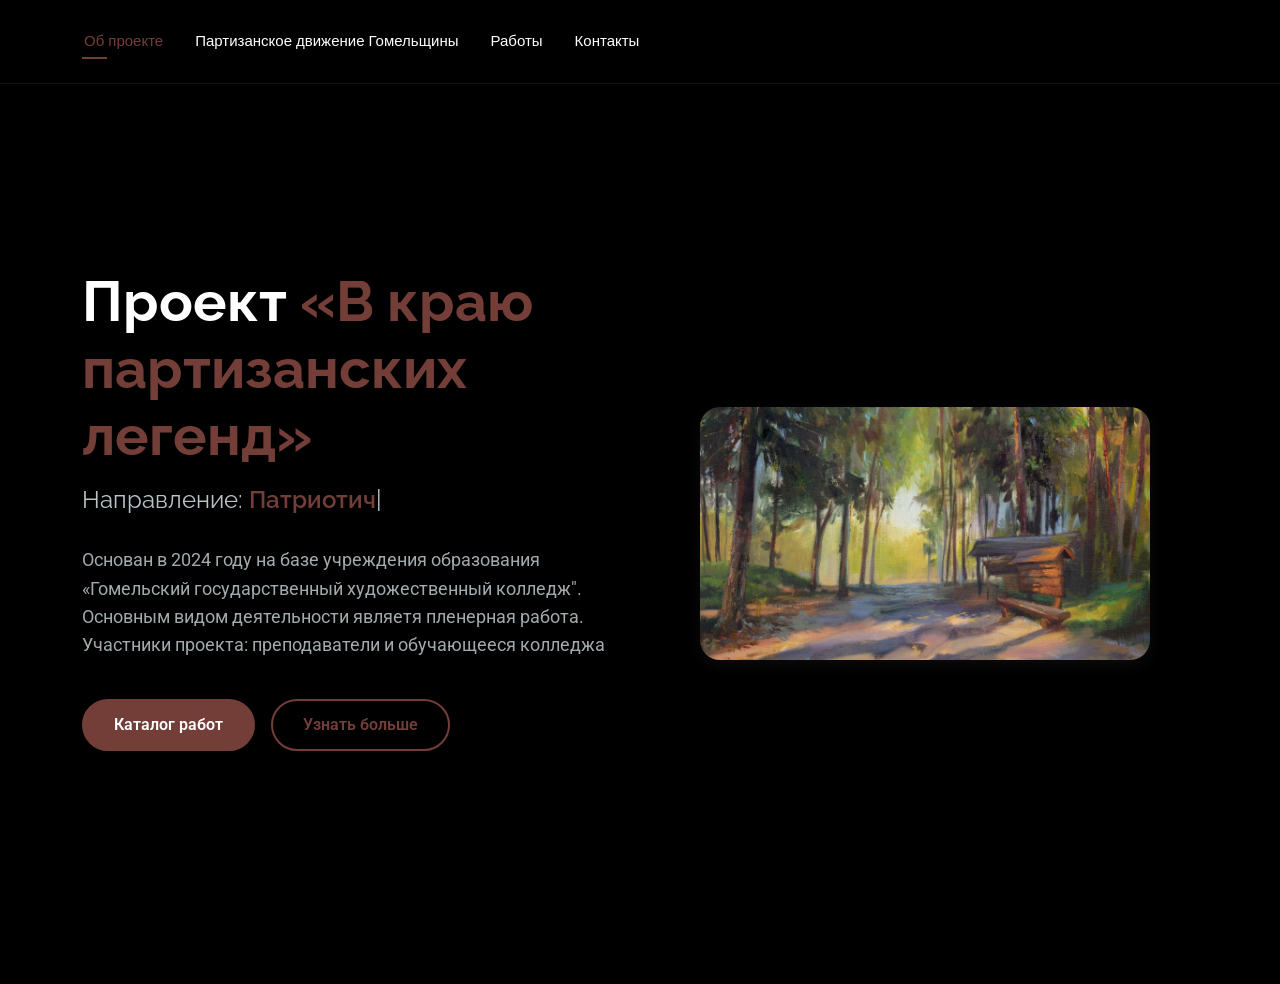
<file: index.html>
<!DOCTYPE html>
<html lang="en">

<head>
  <meta charset="utf-8">
  <meta content="width=device-width, initial-scale=1.0" name="viewport">
  <title>В краю партизанских легенд</title>
  <meta name="description" content="">
  <meta name="keywords" content="">

 

  <!-- Fonts -->
  <link href="https://fonts.googleapis.com" rel="preconnect">
  <link href="https://fonts.gstatic.com" rel="preconnect" crossorigin>
  <link href="https://fonts.googleapis.com/css2?family=Roboto:ital,wght@0,100;0,300;0,400;0,500;0,700;0,900;1,100;1,300;1,400;1,500;1,700;1,900&family=Poppins:ital,wght@0,100;0,200;0,300;0,400;0,500;0,600;0,700;0,800;0,900;1,100;1,200;1,300;1,400;1,500;1,600;1,700;1,800;1,900&family=Raleway:ital,wght@0,100;0,200;0,300;0,400;0,500;0,600;0,700;0,800;0,900;1,100;1,200;1,300;1,400;1,500;1,600;1,700;1,800;1,900&display=swap" rel="stylesheet">

  <!-- Vendor CSS Files -->
  <link href="assets/vendor/bootstrap/css/bootstrap.min.css" rel="stylesheet">
  <link href="assets/vendor/bootstrap-icons/bootstrap-icons.css" rel="stylesheet">
  <link href="assets/vendor/aos/aos.css" rel="stylesheet">
  <link href="assets/vendor/swiper/swiper-bundle.min.css" rel="stylesheet">
  <link href="assets/vendor/glightbox/css/glightbox.min.css" rel="stylesheet">

  <!-- Main CSS File -->
  <link href="assets/css/main.css" rel="stylesheet">

 
</head>

<body class="index-page">

  <header id="header" class="header d-flex align-items-center light-background sticky-top">
    <div class="container position-relative d-flex align-items-center justify-content-between">

      <!-- <a href="index.html" class="logo d-flex align-items-center me-auto me-xl-0">
      <img src="assets/img/logo.webp" alt="">
      <h1 class="sitename">FolioOne</h1> 
    </a> -->

      <nav id="navmenu" class="navmenu">
        <ul>
          <li><a href="index.html" class="active">Об проекте</a></li>
          <li><a href="about.html">Партизанское движение Гомельщины</a></li>
          
         
          <li><a href="portfolio.html">Работы</a></li>
          
          <li><a href="contact.html">Контакты</a></li>
        </ul>
        <i class="mobile-nav-toggle d-xl-none bi bi-list"></i>
      </nav>

   

    </div>
  </header>

  <main class="main">

    <!-- Hero Section -->
    <section id="hero" class="hero section">

      <div class="container" data-aos="fade-up" data-aos-delay="100">

        <div class="row gy-4 align-items-center">
          <div class="col-lg-6 order-2 order-lg-1">
            <div class="hero-content">
              <h1 data-aos="fade-up" data-aos-delay="200">Проект <span class="highlight">«В краю партизанских легенд»</span></h1>
              <h2 data-aos="fade-up" data-aos-delay="300">Направление: <span class="typed" data-typed-items="Патриотическое воспитание молодежи, Сохраниение историтеской памяти"></span></h2>
              <p data-aos="fade-up" data-aos-delay="400">Основан в  2024 году на базе учреждения образования  «Гомельский государственный художественный колледж". Основным видом деятельности являетя пленерная работа. Участники проекта: преподаватели и обучающееся колледжа</p>
              <div class="hero-actions" data-aos="fade-up" data-aos-delay="500">
                <a href="portfolio.html" class="btn btn-primary">Каталог работ</a>
                <a href="contact.html" class="btn btn-outline">Узнать больше</a>
              </div>
              
            </div>
          </div>
          <div class="col-lg-6 order-1 order-lg-2">
            <div class="hero-image" data-aos="zoom-in" data-aos-delay="300">
              <div class="image-wrapper">
                <img src="assets/img/portfolio/portfolio-3.png" alt="Sarah Mitchell" class="img-fluid">
               
                  </div>
                </div>
              </div>
            </div>
          </div>
        </div>

      </div>

    </section><!-- /Hero Section -->

  </main>

 

  <!-- Scroll Top -->
  <a href="#" id="scroll-top" class="scroll-top d-flex align-items-center justify-content-center"><i class="bi bi-arrow-up-short"></i></a>

  <!-- Preloader -->
  <div id="preloader"></div>

  <!-- Vendor JS Files -->
  <script src="assets/vendor/bootstrap/js/bootstrap.bundle.min.js"></script>
  <script src="assets/vendor/php-email-form/validate.js"></script>
  <script src="assets/vendor/aos/aos.js"></script>
  <script src="assets/vendor/typed.js/typed.umd.js"></script>
  <script src="assets/vendor/waypoints/noframework.waypoints.js"></script>
  <script src="assets/vendor/purecounter/purecounter_vanilla.js"></script>
  <script src="assets/vendor/swiper/swiper-bundle.min.js"></script>
  <script src="assets/vendor/imagesloaded/imagesloaded.pkgd.min.js"></script>
  <script src="assets/vendor/isotope-layout/isotope.pkgd.min.js"></script>
  <script src="assets/vendor/glightbox/js/glightbox.min.js"></script>

  <!-- Main JS File -->
  <script src="assets/js/main.js"></script>

</body>

</html>
</file>
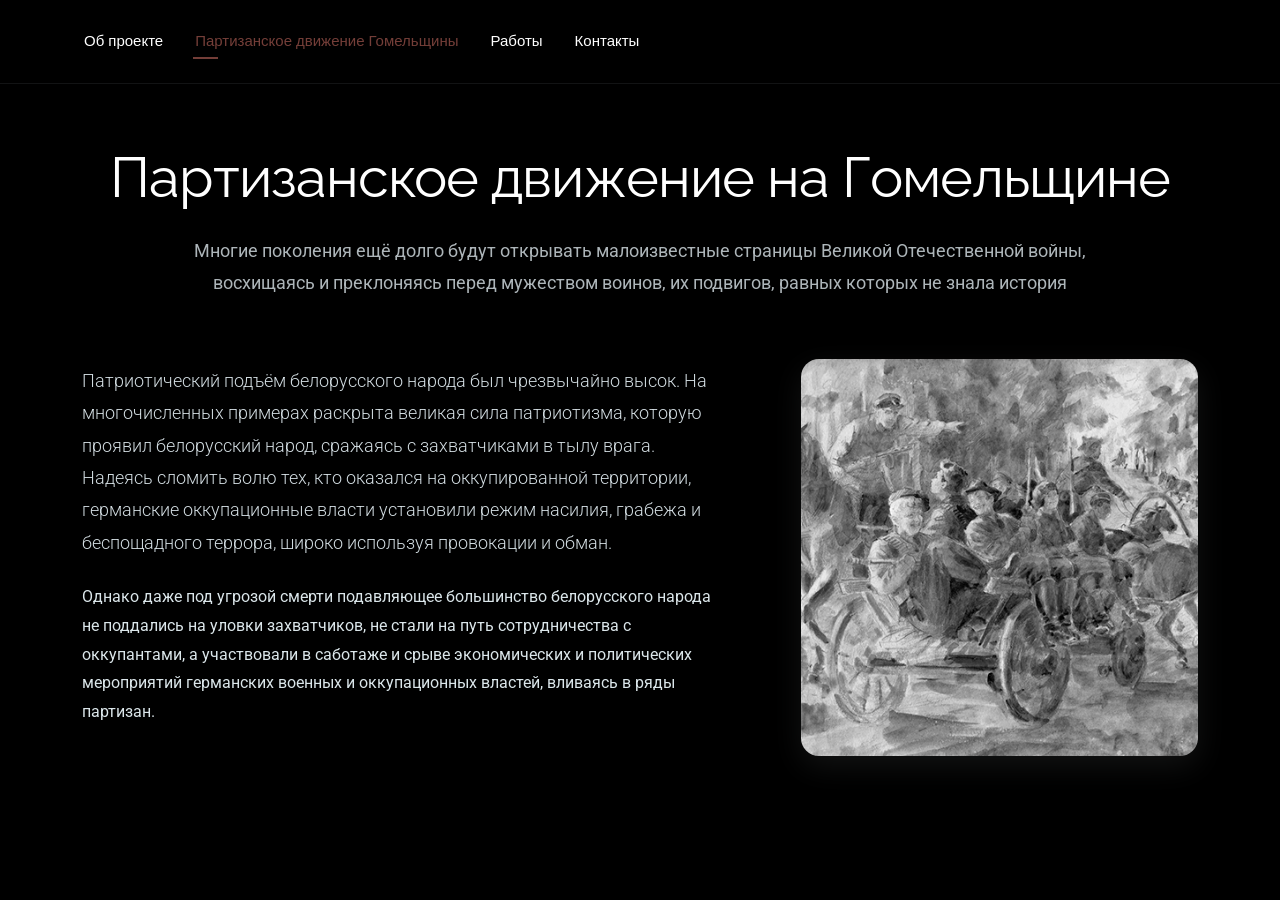
<file: about.html>
<!DOCTYPE html>
<html lang="en">

<head>
  <meta charset="utf-8">
  <meta content="width=device-width, initial-scale=1.0" name="viewport">
  <title>В краю партизанских легенд</title>
  <meta name="description" content="">
  <meta name="keywords" content="">

  <!-- Favicons -->
  <link href="assets/img/favicon.png" rel="icon">
  <link href="assets/img/apple-touch-icon.png" rel="apple-touch-icon">

  <!-- Fonts -->
  <link href="https://fonts.googleapis.com" rel="preconnect">
  <link href="https://fonts.gstatic.com" rel="preconnect" crossorigin>
  <link href="https://fonts.googleapis.com/css2?family=Roboto:ital,wght@0,100;0,300;0,400;0,500;0,700;0,900;1,100;1,300;1,400;1,500;1,700;1,900&family=Poppins:ital,wght@0,100;0,200;0,300;0,400;0,500;0,600;0,700;0,800;0,900;1,100;1,200;1,300;1,400;1,500;1,600;1,700;1,800;1,900&family=Raleway:ital,wght@0,100;0,200;0,300;0,400;0,500;0,600;0,700;0,800;0,900;1,100;1,200;1,300;1,400;1,500;1,600;1,700;1,800;1,900&display=swap" rel="stylesheet">

  <!-- Vendor CSS Files -->
  <link href="assets/vendor/bootstrap/css/bootstrap.min.css" rel="stylesheet">
  <link href="assets/vendor/bootstrap-icons/bootstrap-icons.css" rel="stylesheet">
  <link href="assets/vendor/aos/aos.css" rel="stylesheet">
  <link href="assets/vendor/swiper/swiper-bundle.min.css" rel="stylesheet">
  <link href="assets/vendor/glightbox/css/glightbox.min.css" rel="stylesheet">

  <!-- Main CSS File -->
  <link href="assets/css/main.css" rel="stylesheet">

  <!-- =======================================================
  * Template Name: FolioOne
  * Template URL: https://bootstrapmade.com/folioone-bootstrap-portfolio-website-template/
  * Updated: Aug 23 2025 with Bootstrap v5.3.7
  * Author: BootstrapMade.com
  * License: https://bootstrapmade.com/license/
  ======================================================== -->
</head>

<body class="about-page">

  <header id="header" class="header d-flex align-items-center light-background sticky-top">
    <div class="container position-relative d-flex align-items-center justify-content-between">

      <!-- <a href="index.html" class="logo d-flex align-items-center me-auto me-xl-0">
      <img src="assets/img/logo.webp" alt="">
      <h1 class="sitename">FolioOne</h1> 
    </a> -->

      <nav id="navmenu" class="navmenu">
        <ul>
          <li><a href="index.html">Об проекте</a></li>
          <li><a href="about.html" class="active">Партизанское движение Гомельщины</a></li>
    
          
          <li><a href="portfolio.html">Работы</a></li>
         
          <li><a href="contact.html">Контакты</a></li>
        </ul>
        <i class="mobile-nav-toggle d-xl-none bi bi-list"></i>
      </nav>

 

    </div>
  </header>

  <main class="main">

    <!-- About Section -->
    <section id="about" class="about section">

      <!-- Section Title -->
      <div class="container section-title" data-aos="fade-up">
        <h2>Партизанское движение на Гомельщине</h2>
        <p>Многие поколения ещё долго будут открывать малоизвестные страницы Великой Отечественной войны, восхищаясь и преклоняясь перед мужеством воинов, их подвигов, равных которых не знала история</p>
      </div><!-- End Section Title -->

      <div class="container" data-aos="fade-up" data-aos-delay="50">

        <div class="isotope-layout" data-default-filter="*" data-layout="masonry" data-sort="original-order">
       

        <!-- Intro + Photo -->
        <div class="row align-items-center justify-content-between gy-5 mb-5">
          <div class="col-lg-7" data-aos="fade-right" data-aos-delay="150">
            <div class="intro-content">

              <p class="lead">
Патриотический подъём белорусского народа был чрезвычайно высок.
На многочисленных примерах раскрыта великая сила патриотизма,  которую проявил белорусский народ, сражаясь 
с захватчиками в тылу врага.  Надеясь сломить волю тех, кто оказался  на оккупированной территории, германские оккупационные власти установили режим насилия, грабежа и беспощадного террора, широко используя провокации и обман.              </p>
              <p>
	Однако даже под угрозой смерти подавляющее большинство белорусского народа не поддались на уловки захватчиков, не стали на путь сотрудничества с оккупантами, а участвовали в саботаже и срыве экономических  и политических мероприятий германских военных и оккупационных властей, вливаясь в ряды партизан.

              </p>
 

             
            </div>
          </div>

          <div class="col-lg-5" data-aos="zoom-in" data-aos-delay="250">
            <figure class="profile-figure text-center text-lg-end">
              <img src="assets/img/profile/profile-square-11.png" alt="Portrait of Alex" class="img-fluid profile-photo">
            </figure>
          </div>
        </div>

  </main>

 

  <!-- Scroll Top -->
  <a href="#" id="scroll-top" class="scroll-top d-flex align-items-center justify-content-center"><i class="bi bi-arrow-up-short"></i></a>

  <!-- Preloader -->
  <div id="preloader"></div>

  <!-- Vendor JS Files -->
  <script src="assets/vendor/bootstrap/js/bootstrap.bundle.min.js"></script>
  <script src="assets/vendor/php-email-form/validate.js"></script>
  <script src="assets/vendor/aos/aos.js"></script>
  <script src="assets/vendor/typed.js/typed.umd.js"></script>
  <script src="assets/vendor/waypoints/noframework.waypoints.js"></script>
  <script src="assets/vendor/purecounter/purecounter_vanilla.js"></script>
  <script src="assets/vendor/swiper/swiper-bundle.min.js"></script>
  <script src="assets/vendor/imagesloaded/imagesloaded.pkgd.min.js"></script>
  <script src="assets/vendor/isotope-layout/isotope.pkgd.min.js"></script>
  <script src="assets/vendor/glightbox/js/glightbox.min.js"></script>

  <!-- Main JS File -->
  <script src="assets/js/main.js"></script>

</body>

</html>
</file>
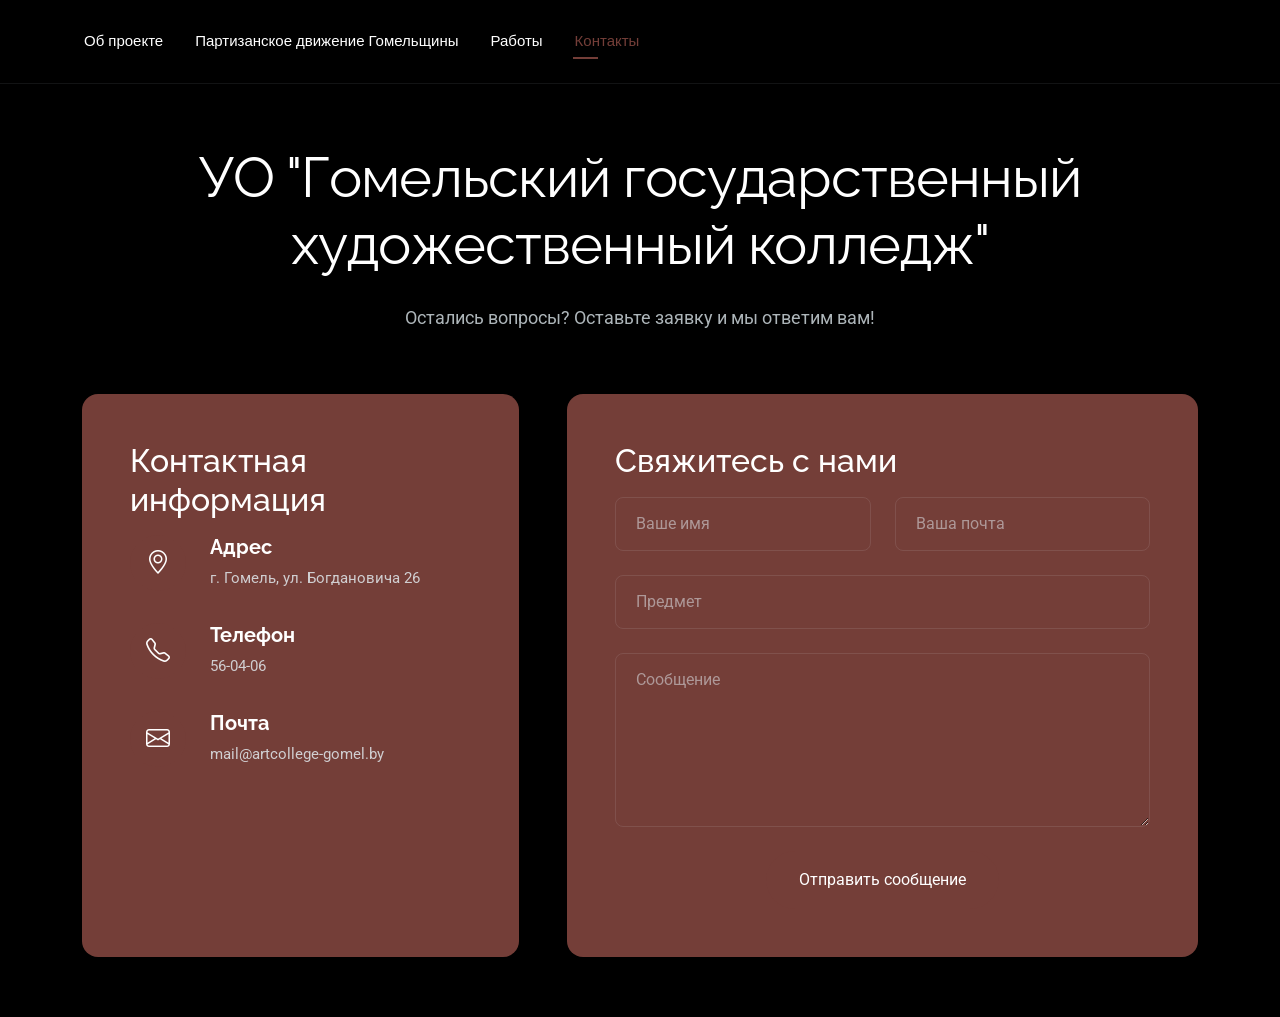
<file: contact.html>
<!DOCTYPE html>
<html lang="en">

<head>
  <meta charset="utf-8">
  <meta content="width=device-width, initial-scale=1.0" name="viewport">
  <title>В краю партизанских легенд</title>
  <meta name="description" content="">
  <meta name="keywords" content="">

  <!-- Favicons -->
  <link href="assets/img/favicon.png" rel="icon">
  <link href="assets/img/apple-touch-icon.png" rel="apple-touch-icon">

  <!-- Fonts -->
  <link href="https://fonts.googleapis.com" rel="preconnect">
  <link href="https://fonts.gstatic.com" rel="preconnect" crossorigin>
  <link href="https://fonts.googleapis.com/css2?family=Roboto:ital,wght@0,100;0,300;0,400;0,500;0,700;0,900;1,100;1,300;1,400;1,500;1,700;1,900&family=Poppins:ital,wght@0,100;0,200;0,300;0,400;0,500;0,600;0,700;0,800;0,900;1,100;1,200;1,300;1,400;1,500;1,600;1,700;1,800;1,900&family=Raleway:ital,wght@0,100;0,200;0,300;0,400;0,500;0,600;0,700;0,800;0,900;1,100;1,200;1,300;1,400;1,500;1,600;1,700;1,800;1,900&display=swap" rel="stylesheet">

  <!-- Vendor CSS Files -->
  <link href="assets/vendor/bootstrap/css/bootstrap.min.css" rel="stylesheet">
  <link href="assets/vendor/bootstrap-icons/bootstrap-icons.css" rel="stylesheet">
  <link href="assets/vendor/aos/aos.css" rel="stylesheet">
  <link href="assets/vendor/swiper/swiper-bundle.min.css" rel="stylesheet">
  <link href="assets/vendor/glightbox/css/glightbox.min.css" rel="stylesheet">

  <!-- Main CSS File -->
  <link href="assets/css/main.css" rel="stylesheet">

  <!-- =======================================================
  * Template Name: FolioOne
  * Template URL: https://bootstrapmade.com/folioone-bootstrap-portfolio-website-template/
  * Updated: Aug 23 2025 with Bootstrap v5.3.7
  * Author: BootstrapMade.com
  * License: https://bootstrapmade.com/license/
  ======================================================== -->
</head>

<body class="contact-page">

  <header id="header" class="header d-flex align-items-center light-background sticky-top">
    <div class="container position-relative d-flex align-items-center justify-content-between">

      <!-- <a href="index.html" class="logo d-flex align-items-center me-auto me-xl-0">
      <img src="assets/img/logo.webp" alt="">
      <h1 class="sitename">FolioOne</h1> 
    </a> -->

      <nav id="navmenu" class="navmenu">
        <ul>
          <li><a href="index.html">Об проекте</a></li>
          <li><a href="about.html" >Партизанское движение Гомельщины</a></li>
    
          
          <li><a href="portfolio.html">Работы</a></li>
         
          <li><a href="contact.html" class="active">Контакты</a></li>
        </ul>
        <i class="mobile-nav-toggle d-xl-none bi bi-list"></i>
      </nav>

    

    </div>
  </header>

  <main class="main">

    <!-- Contact Section -->
    <section id="contact" class="contact section">

      <!-- Section Title -->
      <div class="container section-title" data-aos="fade-up">
        <h2>УО "Гомельский государственный художественный колледж"</h2>
        <p>Остались вопросы? Оставьте заявку и мы ответим вам!</p>
      </div><!-- End Section Title -->

      <div class="container" data-aos="fade-up" data-aos-delay="100">

        <div class="row g-4 g-lg-5">
          <div class="col-lg-5">
            <div class="info-box" data-aos="fade-up" data-aos-delay="200">
              <h3>Контактная информация</h3>

              <div class="info-item" data-aos="fade-up" data-aos-delay="300">
                <div class="icon-box">
                  <i class="bi bi-geo-alt"></i>
                </div>
                <div class="content">
                  <h4>Адрес</h4>
                  <p>г. Гомель, ул. Богдановича 26</p>
                 
                </div>
              </div>

              <div class="info-item" data-aos="fade-up" data-aos-delay="400">
                <div class="icon-box">
                  <i class="bi bi-telephone"></i>
                </div>
                <div class="content">
                  <h4>Телефон</h4>
                  <p>56-04-06</p>
                  
                </div>
              </div>

              <div class="info-item" data-aos="fade-up" data-aos-delay="500">
                <div class="icon-box">
                  <i class="bi bi-envelope"></i>
                </div>
                <div class="content">
                  <h4>Почта</h4>
                  
                  <p>mail@artcollege-gomel.by</p>
                </div>
              </div>
            </div>
          </div>

          <div class="col-lg-7">
            <div class="contact-form" data-aos="fade-up" data-aos-delay="300">
              <h3>Свяжитесь с нами</h3>

              <form action="forms/contact.php" method="post" class="php-email-form" data-aos="fade-up" data-aos-delay="200">
                <div class="row gy-4">

                  <div class="col-md-6">
                    <input type="text" name="name" class="form-control" placeholder="Ваше имя" required="">
                  </div>

                  <div class="col-md-6 ">
                    <input type="email" class="form-control" name="email" placeholder="Ваша почта" required="">
                  </div>

                  <div class="col-12">
                    <input type="text" class="form-control" name="subject" placeholder="Предмет" required="">
                  </div>

                  <div class="col-12">
                    <textarea class="form-control" name="message" rows="6" placeholder="Сообщение" required=""></textarea>
                  </div>

                  <div class="col-12 text-center">
                    <div class="loading">Загрузка</div>
                    <div class="error-message"></div>
                    <div class="sent-message">Ваше сообщение отправлено! Спасибо</div>

                    <button type="submit" class="btn">Отправить сообщение</button>
                  </div>

                </div>
              </form>

            </div>
          </div>

        </div>

      </div>

    </section><!-- /Contact Section -->

  </main>

  <!-- Scroll Top -->
  <a href="#" id="scroll-top" class="scroll-top d-flex align-items-center justify-content-center"><i class="bi bi-arrow-up-short"></i></a>

  <!-- Preloader -->
  <div id="preloader"></div>

  <!-- Vendor JS Files -->
  <script src="assets/vendor/bootstrap/js/bootstrap.bundle.min.js"></script>
  <script src="assets/vendor/php-email-form/validate.js"></script>
  <script src="assets/vendor/aos/aos.js"></script>
  <script src="assets/vendor/typed.js/typed.umd.js"></script>
  <script src="assets/vendor/waypoints/noframework.waypoints.js"></script>
  <script src="assets/vendor/purecounter/purecounter_vanilla.js"></script>
  <script src="assets/vendor/swiper/swiper-bundle.min.js"></script>
  <script src="assets/vendor/imagesloaded/imagesloaded.pkgd.min.js"></script>
  <script src="assets/vendor/isotope-layout/isotope.pkgd.min.js"></script>
  <script src="assets/vendor/glightbox/js/glightbox.min.js"></script>

  <!-- Main JS File -->
  <script src="assets/js/main.js"></script>

</body>

</html>
</file>
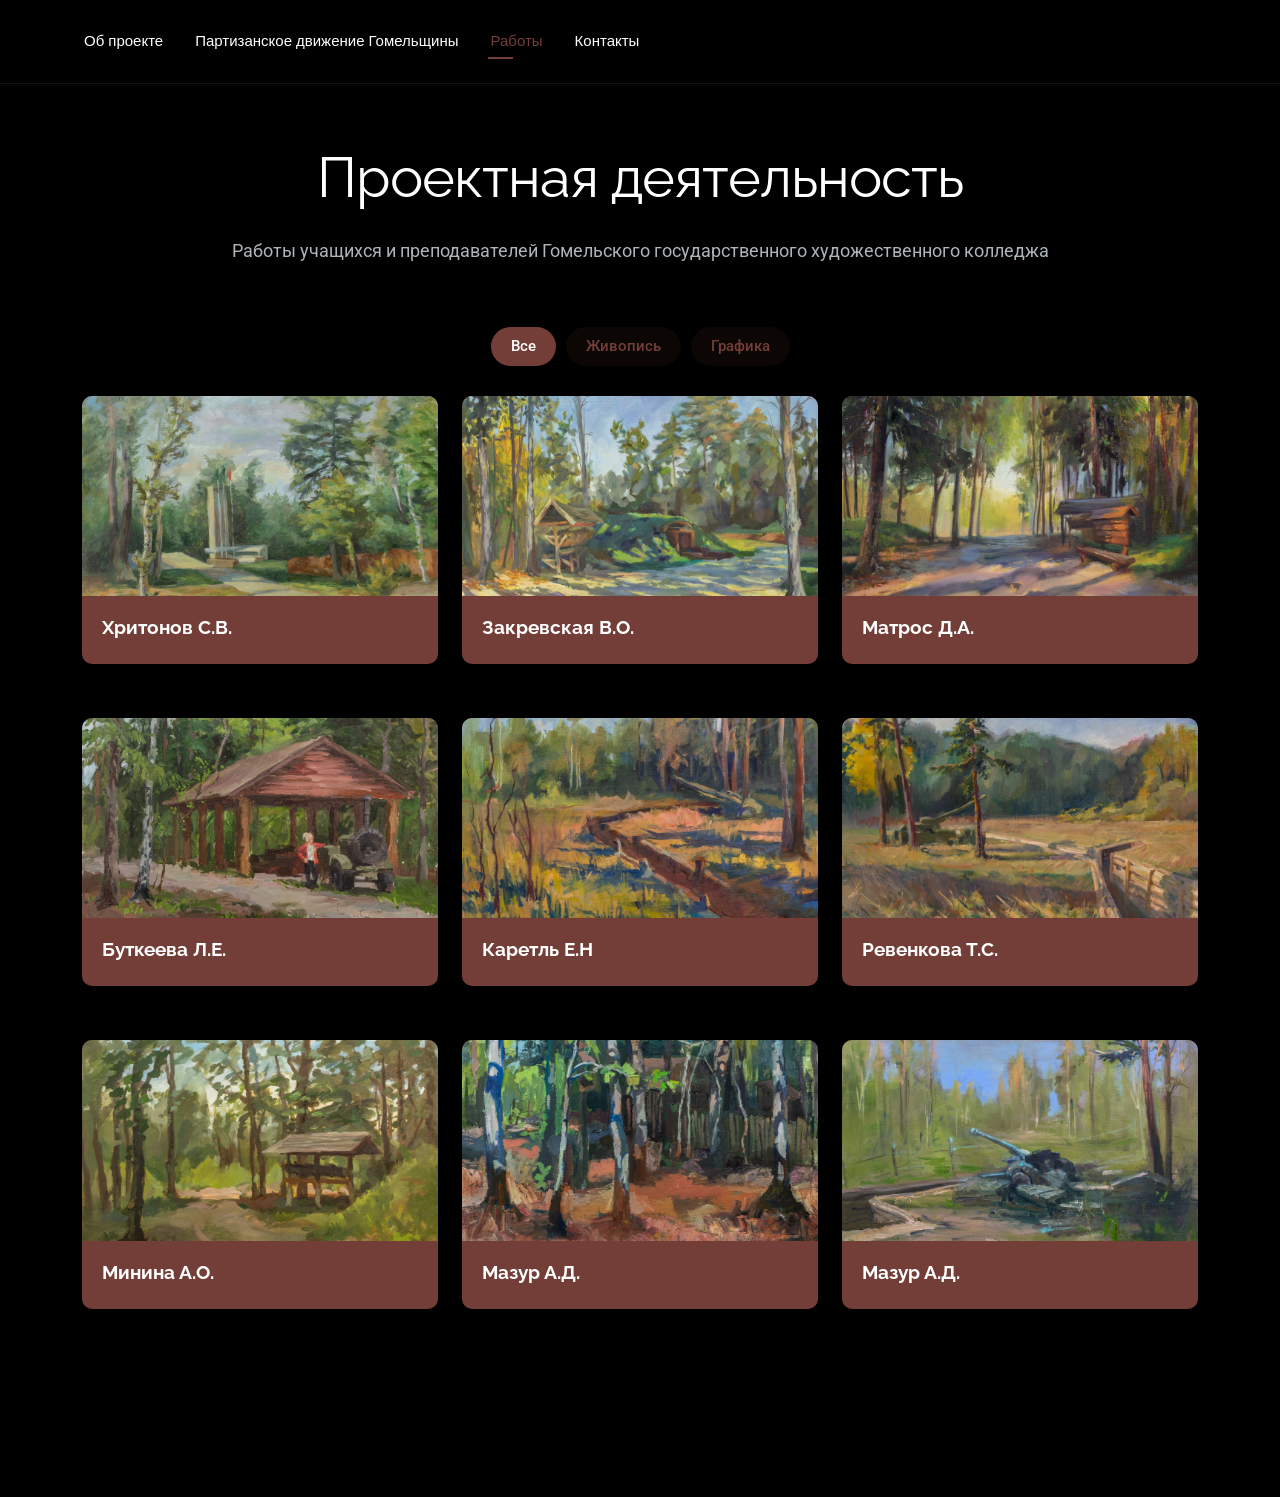
<file: portfolio.html>
<!DOCTYPE html>
<html lang="en">

<head>
  <meta charset="utf-8">
  <meta content="width=device-width, initial-scale=1.0" name="viewport">
  <title>В краю партизанских легенд</title>
  <meta name="description" content="">
  <meta name="keywords" content="">

  <!-- Favicons -->
  <link href="assets/img/favicon.png" rel="icon">
  <link href="assets/img/apple-touch-icon.png" rel="apple-touch-icon">

  <!-- Fonts -->
  <link href="https://fonts.googleapis.com" rel="preconnect">
  <link href="https://fonts.gstatic.com" rel="preconnect" crossorigin>
  <link
    href="https://fonts.googleapis.com/css2?family=Roboto:ital,wght@0,100;0,300;0,400;0,500;0,700;0,900;1,100;1,300;1,400;1,500;1,700;1,900&family=Poppins:ital,wght@0,100;0,200;0,300;0,400;0,500;0,600;0,700;0,800;0,900;1,100;1,200;1,300;1,400;1,500;1,600;1,700;1,800;1,900&family=Raleway:ital,wght@0,100;0,200;0,300;0,400;0,500;0,600;0,700;0,800;0,900;1,100;1,200;1,300;1,400;1,500;1,600;1,700;1,800;1,900&display=swap"
    rel="stylesheet">

  <!-- Vendor CSS Files -->
  <link href="assets/vendor/bootstrap/css/bootstrap.min.css" rel="stylesheet">
  <link href="assets/vendor/bootstrap-icons/bootstrap-icons.css" rel="stylesheet">
  <link href="assets/vendor/aos/aos.css" rel="stylesheet">
  <link href="assets/vendor/swiper/swiper-bundle.min.css" rel="stylesheet">
  <link href="assets/vendor/glightbox/css/glightbox.min.css" rel="stylesheet">

  <!-- Main CSS File -->
  <link href="assets/css/main.css" rel="stylesheet">

  <!-- =======================================================
  * Template Name: FolioOne
  * Template URL: https://bootstrapmade.com/folioone-bootstrap-portfolio-website-template/
  * Updated: Aug 23 2025 with Bootstrap v5.3.7
  * Author: BootstrapMade.com
  * License: https://bootstrapmade.com/license/
  ======================================================== -->
</head>

<body class="portfolio-page">

  <header id="header" class="header d-flex align-items-center light-background sticky-top">
    <div class="container position-relative d-flex align-items-center justify-content-between">

      <!-- <a href="index.html" class="logo d-flex align-items-center me-auto me-xl-0">
      <img src="assets/img/logo.webp" alt="">
      <h1 class="sitename">FolioOne</h1> 
    </a> -->

      <nav id="navmenu" class="navmenu">
        <ul>
          <li><a href="index.html">Об проекте</a></li>
          <li><a href="about.html">
              Партизанское движение Гомельщины</a></li>


          <li><a href="portfolio.html" class="active">Работы</a></li>

          </li>
          <li><a href="contact.html">Контакты</a></li>
        </ul>
        <i class="mobile-nav-toggle d-xl-none bi bi-list"></i>
      </nav>



    </div>
  </header>

  <main class="main">

    <!-- Portfolio Section -->
    <section id="portfolio" class="portfolio section">

      <!-- Section Title -->
      <div class="container section-title" data-aos="fade-up">
        <h2>Проектная деятельность</h2>
        <p>Работы учащихся и преподавателей Гомельского государственного художественного колледжа </p>
      </div><!-- End Section Title -->

      <div class="container" data-aos="fade-up" data-aos-delay="100">

        <div class="isotope-layout" data-default-filter="*" data-layout="masonry" data-sort="original-order">
          <ul class="portfolio-filters isotope-filters" data-aos="fade-up" data-aos-delay="200">
            <li data-filter="*" class="filter-active">Все</li>
            <li data-filter=".filter-strategy">Живопись</li>
            <li data-filter=".filter-finance">Графика</li>

          </ul><!-- End Portfolio Filters -->

          <div class="row gy-4 isotope-container" data-aos="fade-up" data-aos-delay="300">
            <div class="col-lg-4 col-md-6 portfolio-item isotope-item filter-strategy">
              <div class="portfolio-card">
                <div class="portfolio-img">
                  <img src="assets/img/portfolio/portfolio-1.png" alt="Portfolio Item" class="img-fluid">
                  <div class="portfolio-overlay">
                    <a href="assets/img/portfolio/portfolio-1.png" class="glightbox portfolio-lightbox"><i
                        class="bi bi-plus"></i></a>
                    <a href="#" class="portfolio-details-link"><i class="bi bi-link"></i></a>
                  </div>
                </div>
                <div class="portfolio-info">
                  <h4>Хритонов С.В.</h4>
              
                  <div class="portfolio-tags">

                  </div>
                </div>
              </div>
            </div>





            <div class="col-lg-4 col-md-6 portfolio-item isotope-item filter-strategy">
              <div class="portfolio-card">
                <div class="portfolio-img">
                  <img src="assets/img/portfolio/portfolio-2.png" alt="Portfolio Item" class="img-fluid">
                  <div class="portfolio-overlay">
                    <a href="assets/img/portfolio/portfolio-2.png" class="glightbox portfolio-lightbox"><i
                        class="bi bi-plus"></i></a>
                    <a href="#" class="portfolio-details-link"><i class="bi bi-link"></i></a>
                  </div>
                </div>
                <div class="portfolio-info">
                  <h4>Закревская В.О.</h4>
              
                  <div class="portfolio-tags">

                  </div>
                </div>
              </div>
            </div>




            <div class="col-lg-4 col-md-6 portfolio-item isotope-item filter-strategy">
              <div class="portfolio-card">
                <div class="portfolio-img">
                  <img src="assets/img/portfolio/portfolio-3.png" alt="Portfolio Item" class="img-fluid">
                  <div class="portfolio-overlay">
                    <a href="assets/img/portfolio/portfolio-3.png" class="glightbox portfolio-lightbox"><i
                        class="bi bi-plus"></i></a>
                    <a href="#" class="portfolio-details-link"><i class="bi bi-link"></i></a>
                  </div>
                </div>
                <div class="portfolio-info">
                  <h4>Матрос Д.А.</h4>
             
                  <div class="portfolio-tags">

                  </div>
                </div>
              </div>
            </div>


            <div class="col-lg-4 col-md-6 portfolio-item isotope-item filter-strategy">
              <div class="portfolio-card">
                <div class="portfolio-img">
                  <img src="assets/img/portfolio/portfolio-4.png" alt="Portfolio Item" class="img-fluid">
                  <div class="portfolio-overlay">
                    <a href="assets/img/portfolio/portfolio-4.png" class="glightbox portfolio-lightbox"><i
                        class="bi bi-plus"></i></a>
                    <a href="#" class="portfolio-details-link"><i class="bi bi-link"></i></a>
                  </div>
                </div>
                <div class="portfolio-info">
                  <h4>Буткеева Л.Е.</h4>
               
                  <div class="portfolio-tags">

                  </div>
                </div>
              </div>
            </div>

            <div class="col-lg-4 col-md-6 portfolio-item isotope-item filter-strategy">
              <div class="portfolio-card">
                <div class="portfolio-img">
                  <img src="assets/img/portfolio/portfolio-5.png" alt="Portfolio Item" class="img-fluid">
                  <div class="portfolio-overlay">
                    <a href="assets/img/portfolio/portfolio-5.png" class="glightbox portfolio-lightbox"><i
                        class="bi bi-plus"></i></a>
                    <a href="#" class="portfolio-details-link"><i class="bi bi-link"></i></a>
                  </div>
                </div>
                <div class="portfolio-info">
                  <h4>Каретль Е.Н</h4>
               
                  <div class="portfolio-tags">

                  </div>
                </div>
              </div>
            </div>



            <div class="col-lg-4 col-md-6 portfolio-item isotope-item filter-strategy">
              <div class="portfolio-card">
                <div class="portfolio-img">
                  <img src="assets/img/portfolio/portfolio-6.png" alt="Portfolio Item" class="img-fluid">
                  <div class="portfolio-overlay">
                    <a href="assets/img/portfolio/portfolio-6.png" class="glightbox portfolio-lightbox"><i
                        class="bi bi-plus"></i></a>
                    <a href="#" class="portfolio-details-link"><i class="bi bi-link"></i></a>
                  </div>
                </div>
                <div class="portfolio-info">
                  <h4>Ревенкова Т.С.</h4>
              
                  <div class="portfolio-tags">

                  </div>
                </div>
              </div>
            </div>


            <div class="col-lg-4 col-md-6 portfolio-item isotope-item filter-strategy">
              <div class="portfolio-card">
                <div class="portfolio-img">
                  <img src="assets/img/portfolio/portfolio-7.png" alt="Portfolio Item" class="img-fluid">
                  <div class="portfolio-overlay">
                    <a href="assets/img/portfolio/portfolio-7.png" class="glightbox portfolio-lightbox"><i
                        class="bi bi-plus"></i></a>
                    <a href="#" class="portfolio-details-link"><i class="bi bi-link"></i></a>
                  </div>
                </div>
                <div class="portfolio-info">
                  <h4>Минина А.О.</h4>
             
                  <div class="portfolio-tags">

                  </div>
                </div>
              </div>
            </div>

            <div class="col-lg-4 col-md-6 portfolio-item isotope-item filter-strategy">
              <div class="portfolio-card">
                <div class="portfolio-img">
                  <img src="assets/img/portfolio/portfolio-8.png" alt="Portfolio Item" class="img-fluid">
                  <div class="portfolio-overlay">
                    <a href="assets/img/portfolio/portfolio-8.png" class="glightbox portfolio-lightbox"><i
                        class="bi bi-plus"></i></a>
                    <a href="#" class="portfolio-details-link"><i class="bi bi-link"></i></a>
                  </div>
                </div>
                <div class="portfolio-info">
                  <h4>Мазур А.Д.</h4>
               
                  <div class="portfolio-tags">

                  </div>
                </div>
              </div>
            </div>



            <div class="col-lg-4 col-md-6 portfolio-item isotope-item filter-strategy">
              <div class="portfolio-card">
                <div class="portfolio-img">
                  <img src="assets/img/portfolio/portfolio-9.png" alt="Portfolio Item" class="img-fluid">
                  <div class="portfolio-overlay">
                    <a href="assets/img/portfolio/portfolio-9.png" class="glightbox portfolio-lightbox"><i
                        class="bi bi-plus"></i></a>
                    <a href="#" class="portfolio-details-link"><i class="bi bi-link"></i></a>
                  </div>
                </div>
                <div class="portfolio-info">
                  <h4>Мазур А.Д.</h4>
               
                  <div class="portfolio-tags">

                  </div>
                </div>
              </div>
            </div>





         


            
          </div>
        </div><!-- End Portfolio Items Container -->

      </div>

      <div class="text-center mt-5" data-aos="fade-up" data-aos-delay="400">
        <a href="#portfolio" class="btn btn-primary">Показать все работы</a>
      </div>

      </div>

    </section><!-- /Portfolio Section -->

  </main>


  <!-- Scroll Top -->
  <a href="#" id="scroll-top" class="scroll-top d-flex align-items-center justify-content-center"><i
      class="bi bi-arrow-up-short"></i></a>

  <!-- Preloader -->
  <div id="preloader"></div>

  <!-- Vendor JS Files -->
  <script src="assets/vendor/bootstrap/js/bootstrap.bundle.min.js"></script>
  <script src="assets/vendor/php-email-form/validate.js"></script>
  <script src="assets/vendor/aos/aos.js"></script>
  <script src="assets/vendor/typed.js/typed.umd.js"></script>
  <script src="assets/vendor/waypoints/noframework.waypoints.js"></script>
  <script src="assets/vendor/purecounter/purecounter_vanilla.js"></script>
  <script src="assets/vendor/swiper/swiper-bundle.min.js"></script>
  <script src="assets/vendor/imagesloaded/imagesloaded.pkgd.min.js"></script>
  <script src="assets/vendor/isotope-layout/isotope.pkgd.min.js"></script>
  <script src="assets/vendor/glightbox/js/glightbox.min.js"></script>

  <!-- Main JS File -->
  <script src="assets/js/main.js"></script>

</body>

</html>
</file>
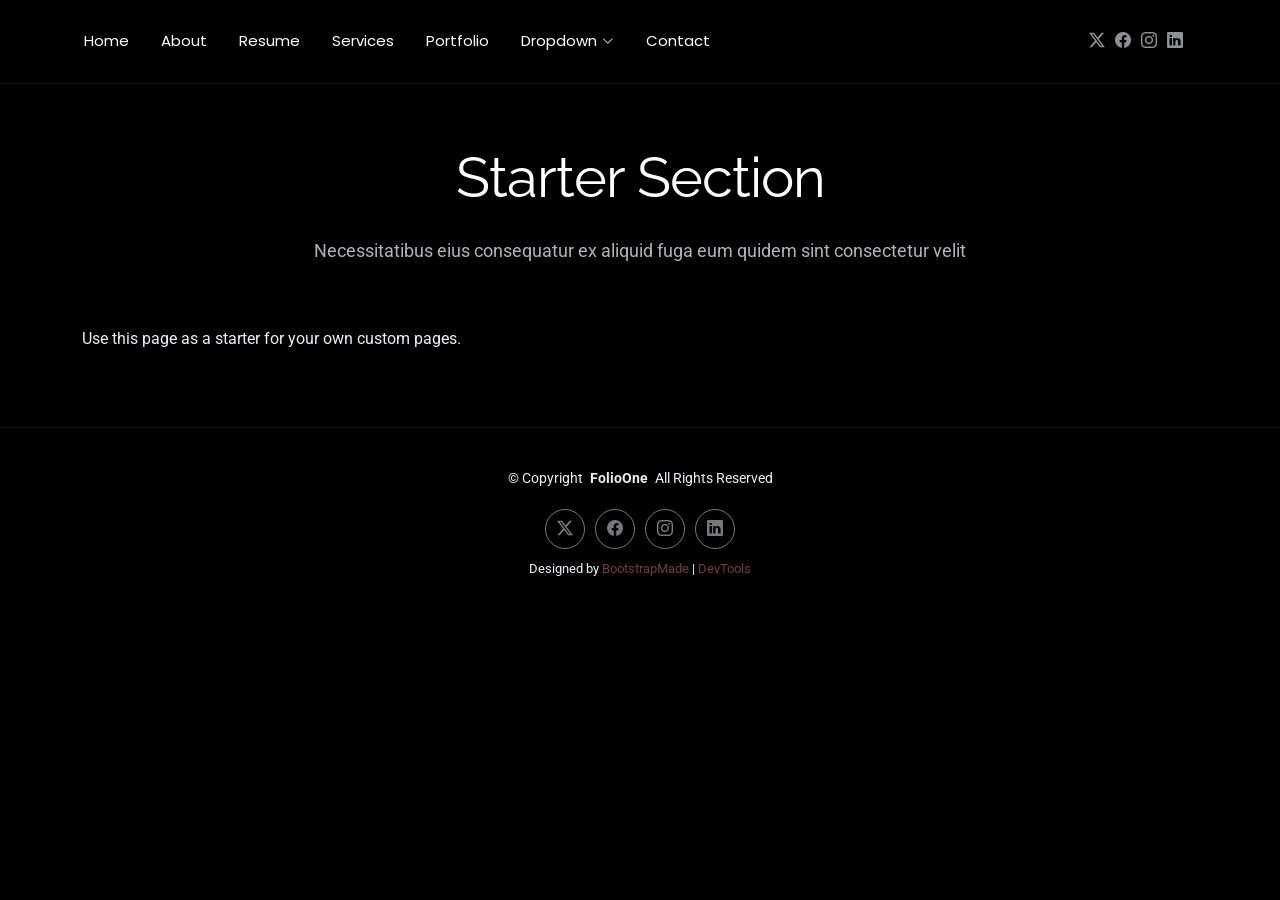
<file: starter-page.html>
<!DOCTYPE html>
<html lang="en">

<head>
  <meta charset="utf-8">
  <meta content="width=device-width, initial-scale=1.0" name="viewport">
  <title>Starter Page - FolioOne Bootstrap Template</title>
  <meta name="description" content="">
  <meta name="keywords" content="">

  <!-- Favicons -->
  <link href="assets/img/favicon.png" rel="icon">
  <link href="assets/img/apple-touch-icon.png" rel="apple-touch-icon">

  <!-- Fonts -->
  <link href="https://fonts.googleapis.com" rel="preconnect">
  <link href="https://fonts.gstatic.com" rel="preconnect" crossorigin>
  <link href="https://fonts.googleapis.com/css2?family=Roboto:ital,wght@0,100;0,300;0,400;0,500;0,700;0,900;1,100;1,300;1,400;1,500;1,700;1,900&family=Poppins:ital,wght@0,100;0,200;0,300;0,400;0,500;0,600;0,700;0,800;0,900;1,100;1,200;1,300;1,400;1,500;1,600;1,700;1,800;1,900&family=Raleway:ital,wght@0,100;0,200;0,300;0,400;0,500;0,600;0,700;0,800;0,900;1,100;1,200;1,300;1,400;1,500;1,600;1,700;1,800;1,900&display=swap" rel="stylesheet">

  <!-- Vendor CSS Files -->
  <link href="assets/vendor/bootstrap/css/bootstrap.min.css" rel="stylesheet">
  <link href="assets/vendor/bootstrap-icons/bootstrap-icons.css" rel="stylesheet">
  <link href="assets/vendor/aos/aos.css" rel="stylesheet">
  <link href="assets/vendor/swiper/swiper-bundle.min.css" rel="stylesheet">
  <link href="assets/vendor/glightbox/css/glightbox.min.css" rel="stylesheet">

  <!-- Main CSS File -->
  <link href="assets/css/main.css" rel="stylesheet">

  <!-- =======================================================
  * Template Name: FolioOne
  * Template URL: https://bootstrapmade.com/folioone-bootstrap-portfolio-website-template/
  * Updated: Aug 23 2025 with Bootstrap v5.3.7
  * Author: BootstrapMade.com
  * License: https://bootstrapmade.com/license/
  ======================================================== -->
</head>

<body class="starter-page-page">

  <header id="header" class="header d-flex align-items-center light-background sticky-top">
    <div class="container position-relative d-flex align-items-center justify-content-between">

      <!-- <a href="index.html" class="logo d-flex align-items-center me-auto me-xl-0">
      <img src="assets/img/logo.webp" alt="">
      <h1 class="sitename">FolioOne</h1> 
    </a> -->

      <nav id="navmenu" class="navmenu">
        <ul>
          <li><a href="index.html">Home</a></li>
          <li><a href="about.html">About</a></li>
          <li><a href="resume.html">Resume</a></li>
          <li><a href="services.html">Services</a></li>
          <li><a href="portfolio.html">Portfolio</a></li>
          <li class="dropdown"><a href="#"><span>Dropdown</span> <i class="bi bi-chevron-down toggle-dropdown"></i></a>
            <ul>
              <li><a href="#">Dropdown 1</a></li>
              <li class="dropdown"><a href="#"><span>Deep Dropdown</span> <i class="bi bi-chevron-down toggle-dropdown"></i></a>
                <ul>
                  <li><a href="#">Deep Dropdown 1</a></li>
                  <li><a href="#">Deep Dropdown 2</a></li>
                  <li><a href="#">Deep Dropdown 3</a></li>
                  <li><a href="#">Deep Dropdown 4</a></li>
                  <li><a href="#">Deep Dropdown 5</a></li>
                </ul>
              </li>
              <li><a href="#">Dropdown 2</a></li>
              <li><a href="#">Dropdown 3</a></li>
              <li><a href="#">Dropdown 4</a></li>
            </ul>
          </li>
          <li><a href="contact.html">Contact</a></li>
        </ul>
        <i class="mobile-nav-toggle d-xl-none bi bi-list"></i>
      </nav>

      <div class="header-social-links">
        <a href="#" class="twitter"><i class="bi bi-twitter-x"></i></a>
        <a href="#" class="facebook"><i class="bi bi-facebook"></i></a>
        <a href="#" class="instagram"><i class="bi bi-instagram"></i></a>
        <a href="#" class="linkedin"><i class="bi bi-linkedin"></i></a>
      </div>

    </div>
  </header>

  <main class="main">

    <!-- Starter Section Section -->
    <section id="starter-section" class="starter-section section">

      <!-- Section Title -->
      <div class="container section-title" data-aos="fade-up">
        <h2>Starter Section</h2>
        <p>Necessitatibus eius consequatur ex aliquid fuga eum quidem sint consectetur velit</p>
      </div><!-- End Section Title -->

      <div class="container" data-aos="fade-up">
        <p>Use this page as a starter for your own custom pages.</p>
      </div>

    </section><!-- /Starter Section Section -->

  </main>

  <footer id="footer" class="footer">

    <div class="container">
      <div class="copyright text-center ">
        <p>© <span>Copyright</span> <strong class="px-1 sitename">FolioOne</strong> <span>All Rights Reserved<br></span></p>
      </div>
      <div class="social-links d-flex justify-content-center">
        <a href=""><i class="bi bi-twitter-x"></i></a>
        <a href=""><i class="bi bi-facebook"></i></a>
        <a href=""><i class="bi bi-instagram"></i></a>
        <a href=""><i class="bi bi-linkedin"></i></a>
      </div>
      <div class="credits">
        <!-- All the links in the footer should remain intact. -->
        <!-- You can delete the links only if you've purchased the pro version. -->
        <!-- Licensing information: https://bootstrapmade.com/license/ -->
        <!-- Purchase the pro version with working PHP/AJAX contact form: [buy-url] -->
        Designed by <a href="https://bootstrapmade.com/">BootstrapMade</a> | <a href="https://bootstrapmade.com/tools/">DevTools</a>
      </div>
    </div>

  </footer>

  <!-- Scroll Top -->
  <a href="#" id="scroll-top" class="scroll-top d-flex align-items-center justify-content-center"><i class="bi bi-arrow-up-short"></i></a>

  <!-- Preloader -->
  <div id="preloader"></div>

  <!-- Vendor JS Files -->
  <script src="assets/vendor/bootstrap/js/bootstrap.bundle.min.js"></script>
  <script src="assets/vendor/php-email-form/validate.js"></script>
  <script src="assets/vendor/aos/aos.js"></script>
  <script src="assets/vendor/typed.js/typed.umd.js"></script>
  <script src="assets/vendor/waypoints/noframework.waypoints.js"></script>
  <script src="assets/vendor/purecounter/purecounter_vanilla.js"></script>
  <script src="assets/vendor/swiper/swiper-bundle.min.js"></script>
  <script src="assets/vendor/imagesloaded/imagesloaded.pkgd.min.js"></script>
  <script src="assets/vendor/isotope-layout/isotope.pkgd.min.js"></script>
  <script src="assets/vendor/glightbox/js/glightbox.min.js"></script>

  <!-- Main JS File -->
  <script src="assets/js/main.js"></script>

</body>

</html>
</file>
<file: assets/css/main.css>
/**
* Template Name: FolioOne
* Template URL: https://bootstrapmade.com/folioone-bootstrap-portfolio-website-template/
* Updated: Aug 23 2025 with Bootstrap v5.3.7
* Author: BootstrapMade.com
* License: https://bootstrapmade.com/license/
*/

/*--------------------------------------------------------------
# Font & Color Variables
# Help: https://bootstrapmade.com/color-system/
--------------------------------------------------------------*/
/* Fonts */
:root {
  --default-font: "Roboto",  system-ui, -apple-system, "Segoe UI", Roboto, "Helvetica Neue", Arial, "Noto Sans", "Liberation Sans", sans-serif, "Apple Color Emoji", "Segoe UI Emoji", "Segoe UI Symbol", "Noto Color Emoji";
  --heading-font: "Raleway",  sans-serif;
  --nav-font: "Poppins",  sans-serif;
}

/* Global Colors - The following color variables are used throughout the website. Updating them here will change the color scheme of the entire website */
:root { 
  --background-color: #000000; /* Background color for the entire website, including individual sections */
  --default-color: #e7f2f7; /* Default color used for the majority of the text content across the entire website */
  --heading-color: #ffffff; /* Color for headings, subheadings and title throughout the website */
  --accent-color: #743e38; /* Accent color that represents your brand on the website. It's used for buttons, links, and other elements that need to stand out */
  --surface-color: #743e38; /* The surface color is used as a background of boxed elements within sections, such as cards, icon boxes, or other elements that require a visual separation from the global background. */
  --contrast-color: #ffffff; /* Contrast color for text, ensuring readability against backgrounds of accent, heading, or default colors. */
}

/* Nav Menu Colors - The following color variables are used specifically for the navigation menu. They are separate from the global colors to allow for more customization options */
:root {
  --nav-color: #ffffff;  /* The default color of the main navmenu links */
  --nav-hover-color: #743e38; /* Applied to main navmenu links when they are hovered over or active */
  --nav-mobile-background-color: #213642; /* Used as the background color for mobile navigation menu */
  --nav-dropdown-background-color: #051117; /* Used as the background color for dropdown items that appear when hovering over primary navigation items */
  --nav-dropdown-color: #e7f2f7; /* Used for navigation links of the dropdown items in the navigation menu. */
  --nav-dropdown-hover-color: #743e38; /* Similar to --nav-hover-color, this color is applied to dropdown navigation links when they are hovered over. */
}

/* Color Presets - These classes override global colors when applied to any section or element, providing reuse of the sam color scheme. */

.light-background {
  --background-color: #142027;
  --surface-color: #325264;
}

.dark-background {
  --background-color: #0b1419;
  --default-color: #ffffff;
  --heading-color: #ffffff;
  --surface-color: #252525;
  --contrast-color: #ffffff;
}

/* Smooth scroll */
:root {
  scroll-behavior: smooth;
}

/*--------------------------------------------------------------
# General Styling & Shared Classes
--------------------------------------------------------------*/
body {
  color: var(--default-color);
  background-color: var(--background-color);
  font-family: var(--default-font);
}

a {
  color: var(--accent-color);
  text-decoration: none;
  transition: 0.3s;
}

a:hover {
  color: color-mix(in srgb, var(--accent-color), transparent 25%);
  text-decoration: none;
}

h1,
h2,
h3,
h4,
h5,
h6 {
  color: var(--heading-color);
  font-family: var(--heading-font);
}

/* PHP Email Form Messages
------------------------------*/
.php-email-form .error-message {
  display: none;
  background: #df1529;
  color: #ffffff;
  text-align: left;
  padding: 15px;
  margin-bottom: 24px;
  font-weight: 600;
}

.php-email-form .sent-message {
  display: none;
  color: #ffffff;
  background: #059652;
  text-align: center;
  padding: 15px;
  margin-bottom: 24px;
  font-weight: 600;
}

.php-email-form .loading {
  display: none;
  background: var(--surface-color);
  text-align: center;
  padding: 15px;
  margin-bottom: 24px;
}

.php-email-form .loading:before {
  content: "";
  display: inline-block;
  border-radius: 50%;
  width: 24px;
  height: 24px;
  margin: 0 10px -6px 0;
  border: 3px solid var(--accent-color);
  border-top-color: var(--surface-color);
  animation: php-email-form-loading 1s linear infinite;
}

@keyframes php-email-form-loading {
  0% {
    transform: rotate(0deg);
  }

  100% {
    transform: rotate(360deg);
  }
}

/*--------------------------------------------------------------
# Global Header
--------------------------------------------------------------*/
.header {
  --background-color: rgba(255, 255, 255, 0);
  color: var(--default-color);
  background-color: var(--background-color);
  padding: 15px 0;
  transition: all 0.5s;
  z-index: 997;
  border-bottom: 1px solid color-mix(in srgb, var(--default-color), transparent 92%);
}

.header .logo {
  line-height: 1;
}

.header .logo img {
  max-height: 36px;
  margin-right: 8px;
}

.header .logo h1 {
  font-size: 32px;
  margin: 0;
  font-weight: 400;
  color: var(--heading-color);
}

.header .header-social-links {
  padding-right: 15px;
}

.header .header-social-links a {
  color: color-mix(in srgb, var(--default-color), transparent 40%);
  padding-left: 6px;
  display: inline-block;
  transition: 0.3s;
  font-size: 16px;
}

.header .header-social-links a:hover {
  color: var(--default-color);
}

.header .header-social-links a i {
  line-height: 0px;
}

@media (max-width: 1200px) {
  .header .logo {
    order: 1;
  }

  .header .header-social-links {
    order: 2;
  }

  .header .navmenu {
    order: 3;
  }
}

/* Global Header on Scroll
------------------------------*/
.scrolled .header {
  --background-color: rgba(16, 26, 32, 0.9);
}

/*--------------------------------------------------------------
# Navigation Menu
--------------------------------------------------------------*/
/* Desktop Navigation */
@media (min-width: 1200px) {
  .navmenu {
    padding: 0;
  }

  .navmenu ul {
    margin: 0;
    padding: 0;
    display: flex;
    list-style: none;
    align-items: center;
  }

  .navmenu li {
    position: relative;
  }

  .navmenu>ul>li {
    white-space: nowrap;
    padding: 15px 28px 15px 0;
  }

  .navmenu>ul>li:last-child {
    padding-right: 0;
  }

  .navmenu a,
  .navmenu a:focus {
    color: var(--nav-color);
    font-size: 15px;
    padding: 0 2px;
    font-family: var(--nav-font);
    font-weight: 400;
    display: flex;
    align-items: center;
    justify-content: space-between;
    white-space: nowrap;
    transition: 0.3s;
    position: relative;
  }

  .navmenu a i,
  .navmenu a:focus i {
    font-size: 12px;
    line-height: 0;
    margin-left: 5px;
    transition: 0.3s;
  }

  .navmenu>ul>li>a:before {
    content: "";
    position: absolute;
    height: 2px;
    bottom: -6px;
    left: 0;
    background-color: var(--nav-hover-color);
    visibility: hidden;
    width: 0px;
    transition: all 0.3s ease-in-out 0s;
  }

  .navmenu a:hover:before,
  .navmenu li:hover>a:before,
  .navmenu .active:before {
    visibility: visible;
    width: 25px;
  }

  .navmenu li:hover>a,
  .navmenu .active,
  .navmenu .active:focus {
    color: var(--nav-hover-color);
  }

  .navmenu .dropdown ul {
    margin: 0;
    padding: 10px 0;
    background: var(--nav-dropdown-background-color);
    display: block;
    position: absolute;
    visibility: hidden;
    left: -5px;
    top: 130%;
    opacity: 0;
    transition: 0.3s;
    border-radius: 4px;
    z-index: 99;
    box-shadow: 0px 0px 30px rgba(0, 0, 0, 0.1);
  }

  .navmenu .dropdown ul li {
    min-width: 200px;
  }

  .navmenu .dropdown ul a {
    padding: 10px 20px;
    font-size: 15px;
    text-transform: none;
    color: var(--nav-dropdown-color);
  }

  .navmenu .dropdown ul a i {
    font-size: 12px;
  }

  .navmenu .dropdown ul a:hover,
  .navmenu .dropdown ul .active:hover,
  .navmenu .dropdown ul li:hover>a {
    color: var(--nav-dropdown-hover-color);
  }

  .navmenu .dropdown:hover>ul {
    opacity: 1;
    top: 100%;
    visibility: visible;
  }

  .navmenu .dropdown .dropdown ul {
    top: 0;
    left: -90%;
    visibility: hidden;
  }

  .navmenu .dropdown .dropdown:hover>ul {
    opacity: 1;
    top: 0;
    left: -100%;
    visibility: visible;
  }
}

/* Mobile Navigation */
@media (max-width: 1199px) {
  .mobile-nav-toggle {
    color: var(--nav-color);
    font-size: 28px;
    line-height: 0;
    margin-right: 10px;
    cursor: pointer;
    transition: color 0.3s;
  }

  .navmenu {
    padding: 0;
    z-index: 9997;
  }

  .navmenu ul {
    display: none;
    list-style: none;
    position: absolute;
    inset: 60px 20px 20px 20px;
    padding: 10px 0;
    margin: 0;
    border-radius: 6px;
    background-color: var(--nav-mobile-background-color);
    border: 1px solid color-mix(in srgb, var(--default-color), transparent 90%);
    box-shadow: none;
    overflow-y: auto;
    transition: 0.3s;
    z-index: 9998;
  }

  .navmenu a,
  .navmenu a:focus {
    color: var(--nav-dropdown-color);
    padding: 10px 20px;
    font-family: var(--nav-font);
    font-size: 17px;
    font-weight: 500;
    display: flex;
    align-items: center;
    justify-content: space-between;
    white-space: nowrap;
    transition: 0.3s;
  }

  .navmenu a i,
  .navmenu a:focus i {
    font-size: 12px;
    line-height: 0;
    margin-left: 5px;
    width: 30px;
    height: 30px;
    display: flex;
    align-items: center;
    justify-content: center;
    border-radius: 50%;
    transition: 0.3s;
    background-color: color-mix(in srgb, var(--accent-color), transparent 90%);
  }

  .navmenu a i:hover,
  .navmenu a:focus i:hover {
    background-color: var(--accent-color);
    color: var(--contrast-color);
  }

  .navmenu a:hover,
  .navmenu .active,
  .navmenu .active:focus {
    color: var(--nav-dropdown-hover-color);
  }

  .navmenu .active i,
  .navmenu .active:focus i {
    background-color: var(--accent-color);
    color: var(--contrast-color);
    transform: rotate(180deg);
  }

  .navmenu .dropdown ul {
    position: static;
    display: none;
    z-index: 99;
    padding: 10px 0;
    margin: 10px 20px;
    background-color: var(--nav-dropdown-background-color);
    transition: all 0.5s ease-in-out;
  }

  .navmenu .dropdown ul ul {
    background-color: rgba(33, 37, 41, 0.1);
  }

  .navmenu .dropdown>.dropdown-active {
    display: block;
    background-color: rgba(33, 37, 41, 0.03);
  }

  .mobile-nav-active {
    overflow: hidden;
  }

  .mobile-nav-active .mobile-nav-toggle {
    color: #fff;
    position: absolute;
    font-size: 32px;
    top: 15px;
    right: 15px;
    margin-right: 0;
    z-index: 9999;
  }

  .mobile-nav-active .navmenu {
    position: fixed;
    overflow: hidden;
    inset: 0;
    background: rgba(33, 37, 41, 0.8);
    transition: 0.3s;
  }

  .mobile-nav-active .navmenu>ul {
    display: block;
  }
}

/*--------------------------------------------------------------
# Global Footer
--------------------------------------------------------------*/
.footer {
  color: var(--default-color);
  background-color: var(--background-color);
  font-size: 14px;
  padding: 40px 0;
  position: relative;
  border-top: 1px solid color-mix(in srgb, var(--default-color), transparent 92%);
}

.footer .copyright p {
  margin-bottom: 0;
}

.footer .social-links {
  margin-top: 20px;
}

.footer .social-links a {
  display: flex;
  align-items: center;
  justify-content: center;
  width: 40px;
  height: 40px;
  border-radius: 50%;
  border: 1px solid color-mix(in srgb, var(--default-color), transparent 50%);
  font-size: 16px;
  color: color-mix(in srgb, var(--default-color), transparent 50%);
  margin: 0 5px;
  transition: 0.3s;
}

.footer .social-links a:hover {
  color: var(--accent-color);
  border-color: var(--accent-color);
}

.footer .credits {
  margin-top: 10px;
  font-size: 13px;
  text-align: center;
}

/*--------------------------------------------------------------
# Preloader
--------------------------------------------------------------*/
#preloader {
  position: fixed;
  inset: 0;
  z-index: 9999;
  overflow: hidden;
  background-color: var(--background-color);
  transition: all 0.6s ease-out;
  width: 100%;
  height: 100vh;
}

#preloader:before,
#preloader:after {
  content: "";
  position: absolute;
  border: 4px solid var(--accent-color);
  border-radius: 50%;
  animation: animate-preloader 2s cubic-bezier(0, 0.2, 0.8, 1) infinite;
}

#preloader:after {
  animation-delay: -0.5s;
}

@keyframes animate-preloader {
  0% {
    width: 10px;
    height: 10px;
    top: calc(50% - 5px);
    left: calc(50% - 5px);
    opacity: 1;
  }

  100% {
    width: 72px;
    height: 72px;
    top: calc(50% - 36px);
    left: calc(50% - 36px);
    opacity: 0;
  }
}

/*--------------------------------------------------------------
# Scroll Top Button
--------------------------------------------------------------*/
.scroll-top {
  position: fixed;
  visibility: hidden;
  opacity: 0;
  right: 15px;
  bottom: -15px;
  z-index: 99999;
  background-color: var(--accent-color);
  width: 44px;
  height: 44px;
  border-radius: 50px;
  transition: all 0.4s;
}

.scroll-top i {
  font-size: 24px;
  color: var(--contrast-color);
  line-height: 0;
}

.scroll-top:hover {
  background-color: color-mix(in srgb, var(--accent-color), transparent 20%);
  color: var(--contrast-color);
}

.scroll-top.active {
  visibility: visible;
  opacity: 1;
  bottom: 15px;
}

/*--------------------------------------------------------------
# Disable aos animation delay on mobile devices
--------------------------------------------------------------*/
@media screen and (max-width: 768px) {
  [data-aos-delay] {
    transition-delay: 0 !important;
  }
}

/*--------------------------------------------------------------
# Global Page Titles & Breadcrumbs
--------------------------------------------------------------*/
.page-title {
  color: var(--default-color);
  background-color: var(--background-color);
  position: relative;
}

.page-title .heading {
  padding: 80px 0;
  border-top: 1px solid color-mix(in srgb, var(--default-color), transparent 90%);
}

.page-title .heading h1 {
  font-size: 38px;
  font-weight: 700;
}

.page-title nav {
  background-color: color-mix(in srgb, var(--default-color), transparent 96%);
  padding: 20px 0;
}

.page-title nav ol {
  display: flex;
  flex-wrap: wrap;
  list-style: none;
  padding: 0;
  margin: 0;
  font-size: 16px;
  font-weight: 400;
}

.page-title nav ol li+li {
  padding-left: 10px;
}

.page-title nav ol li+li::before {
  content: "/";
  display: inline-block;
  padding-right: 10px;
  color: color-mix(in srgb, var(--default-color), transparent 70%);
}

/*--------------------------------------------------------------
# Global Sections
--------------------------------------------------------------*/
section,
.section {
  color: var(--default-color);
  background-color: var(--background-color);
  padding: 60px 0;
  scroll-margin-top: 100px;
  overflow: clip;
}

@media (max-width: 1199px) {

  section,
  .section {
    scroll-margin-top: 66px;
  }
}

/*--------------------------------------------------------------
# Global Section Titles
--------------------------------------------------------------*/
.section-title {
  text-align: center;
  padding-bottom: 60px;
  position: relative;
}

.section-title h2 {
  font-size: 3.5rem;
  font-weight: 400;
  line-height: 1.2;
  color: var(--heading-color);
  margin-bottom: 1.5rem;
  letter-spacing: -1px;
}

@media (max-width: 768px) {
  .section-title h2 {
    font-size: 2.5rem;
  }
}

.section-title p {
  font-size: 1.125rem;
  line-height: 1.8;
  color: color-mix(in srgb, var(--default-color), transparent 25%);
  max-width: 900px;
  margin: 0 auto;
  text-wrap: balance;
}

/*--------------------------------------------------------------
# Hero Section
--------------------------------------------------------------*/
.hero {
  padding: 80px 0;
  min-height: 100vh;
  display: flex;
  align-items: center;
}

.hero .hero-content h1 {
  font-size: 3.5rem;
  font-weight: 700;
  margin-bottom: 1rem;
  line-height: 1.2;
}

.hero .hero-content h1 .highlight {
  color: var(--accent-color);
  position: relative;
}

.hero .hero-content h1 .highlight::after {
  content: "";
  position: absolute;
  bottom: 0;
  left: 0;
  width: 100%;
  height: 3px;
  border-radius: 2px;
}

@media (max-width: 768px) {
  .hero .hero-content h1 {
    font-size: 2.5rem;
  }
}

.hero .hero-content h2 {
  font-size: 1.5rem;
  font-weight: 400;
  margin-bottom: 2rem;
  color: color-mix(in srgb, var(--default-color), transparent 20%);
}

.hero .hero-content h2 .typed {
  color: var(--accent-color);
  font-weight: 600;
}

@media (max-width: 768px) {
  .hero .hero-content h2 {
    font-size: 1.25rem;
  }
}

.hero .hero-content p {
  font-size: 1.1rem;
  line-height: 1.6;
  margin-bottom: 2.5rem;
  color: color-mix(in srgb, var(--default-color), transparent 30%);
}

.hero .hero-actions {
  display: flex;
  gap: 1rem;
  margin-bottom: 3rem;
}

.hero .hero-actions .btn {
  padding: 12px 30px;
  border-radius: 50px;
  font-weight: 600;
  text-decoration: none;
  transition: all 0.3s ease;
  border: 2px solid;
}

.hero .hero-actions .btn.btn-primary {
  background: var(--accent-color);
  color: var(--contrast-color);
  border-color: var(--accent-color);
}

.hero .hero-actions .btn.btn-primary:hover {
  background: color-mix(in srgb, var(--accent-color), black 15%);
  border-color: color-mix(in srgb, var(--accent-color), black 15%);
  transform: translateY(-2px);
}

.hero .hero-actions .btn.btn-outline {
  background: transparent;
  color: var(--accent-color);
  border-color: var(--accent-color);
}

.hero .hero-actions .btn.btn-outline:hover {
  transform: translateY(-2px);
}

@media (max-width: 576px) {
  .hero .hero-actions {
    flex-direction: column;
  }

  .hero .hero-actions .btn {
    text-align: center;
  }
}

.hero .social-links {
  display: flex;
  gap: 1rem;
}

.hero .social-links a {
  width: 45px;
  height: 45px;
  background: var(--surface-color);
  border-radius: 50%;
  display: flex;
  align-items: center;
  justify-content: center;
  color: var(--default-color);
  font-size: 1.2rem;
  transition: all 0.3s ease;
}

.hero .social-links a:hover {
  background: var(--accent-color);
  color: var(--contrast-color);
  transform: translateY(-3px);
  box-shadow: 0 8px 25px color-mix(in srgb, var(--accent-color), transparent 70%);
}

.hero .hero-image {
  position: relative;
}

.hero .hero-image .image-wrapper {
  position: relative;
  max-width: 450px;
  margin: 0 auto;
}

.hero .hero-image .image-wrapper img {
  border-radius: 20px;
  box-shadow: 0 5px 15px color-mix(in srgb, var(--default-color), transparent 95%);
  transition: transform 0.3s ease;
}

.hero .hero-image .image-wrapper img:hover {
  transform: scale(1.02);
}

.hero .hero-image .floating-elements {
  position: absolute;
  top: 0;
  left: 0;
  right: 0;
  bottom: 0;
  pointer-events: none;
}

.hero .hero-image .floating-elements .floating-card {
  position: absolute;
  background: var(--surface-color);
  padding: 15px 20px;
  border-radius: 15px;
  box-shadow: 0 10px 30px color-mix(in srgb, var(--default-color), transparent 90%);
  display: flex;
  align-items: center;
  gap: 10px;
  font-weight: 600;
  animation: float 3s ease-in-out infinite;
}

.hero .hero-image .floating-elements .floating-card i {
  font-size: 1.5rem;
  color: var(--accent-color);
}

.hero .hero-image .floating-elements .floating-card.design {
  top: 10%;
  right: -10%;
  animation-delay: 0s;
}

.hero .hero-image .floating-elements .floating-card.code {
  bottom: 30%;
  left: -15%;
  animation-delay: 1s;
}

.hero .hero-image .floating-elements .floating-card.creativity {
  top: 60%;
  right: -5%;
  animation-delay: 2s;
}

@media (max-width: 992px) {
  .hero .hero-image .floating-elements .floating-card {
    display: none;
  }
}

@keyframes float {

  0%,
  100% {
    transform: translateY(0px);
  }

  50% {
    transform: translateY(-10px);
  }
}

@media (max-width: 992px) {
  .hero .hero-content {
    text-align: center;
    margin-bottom: 3rem;
  }
}

/*--------------------------------------------------------------
# About Section
--------------------------------------------------------------*/
.about .intro-content .eyebrow {
  display: inline-block;
  letter-spacing: 0.12em;
  text-transform: uppercase;
  font-size: 12px;
  color: color-mix(in srgb, var(--default-color), transparent 40%);
  margin-bottom: 16px;
}

.about .intro-content .headline {
  font-family: var(--heading-font);
  font-weight: 300;
  line-height: 1.2;
  font-size: clamp(28px, 4vw, 44px);
  margin: 0 0 24px 0;
}

.about .intro-content .lead {
  font-size: 18px;
  line-height: 1.8;
  color: color-mix(in srgb, var(--default-color), transparent 10%);
  margin-bottom: 24px;
}

.about .intro-content p {
  line-height: 1.8;
  margin-bottom: 24px;
  color: color-mix(in srgb, var(--default-color), transparent 5%);
}

.about .intro-content .cta-group {
  display: flex;
  gap: 24px;
  align-items: center;
  margin-top: 24px;
}

.about .intro-content .cta-group .btn-ghost {
  display: inline-flex;
  align-items: center;
  gap: 8px;
  padding: 12px 18px;
  border-radius: 6px;
  color: var(--accent-color);
  background: color-mix(in srgb, var(--accent-color), transparent 92%);
  border: 1px solid color-mix(in srgb, var(--accent-color), transparent 70%);
  transition: 0.3s ease-in-out;
}

.about .intro-content .cta-group .btn-ghost:hover,
.about .intro-content .cta-group .btn-ghost:focus {
  color: var(--contrast-color);
  background: var(--accent-color);
  border-color: var(--accent-color);
  outline: none;
  box-shadow: 0 0 0 3px color-mix(in srgb, var(--accent-color), transparent 70%);
}

.about .intro-content .cta-group .link-underline {
  display: inline-flex;
  align-items: center;
  gap: 8px;
  position: relative;
  color: var(--accent-color);
  padding-bottom: 4px;
  transition: 0.3s ease-in-out;
}

.about .intro-content .cta-group .link-underline::after {
  content: "";
  position: absolute;
  left: 0;
  right: 0;
  bottom: 0;
  height: 1px;
  background: color-mix(in srgb, var(--accent-color), transparent 40%);
  transform: scaleX(0.4);
  transform-origin: left;
  transition: 0.3s ease-in-out;
}

.about .intro-content .cta-group .link-underline:hover,
.about .intro-content .cta-group .link-underline:focus {
  color: color-mix(in srgb, var(--accent-color), transparent 10%);
  outline: none;
}

.about .intro-content .cta-group .link-underline:hover::after,
.about .intro-content .cta-group .link-underline:focus::after {
  transform: scaleX(1);
}

.about .profile-figure {
  margin: 0;
}

.about .profile-figure .profile-photo {
  width: 88%;
  max-width: 440px;
  border-radius: 18px;
  box-shadow: 0 10px 30px color-mix(in srgb, var(--default-color), transparent 92%);
  transform: translateY(0);
  transition: transform 0.3s ease-in-out;
}

.about .profile-figure .profile-caption {
  margin-top: 24px;
  display: flex;
  align-items: center;
  justify-content: center;
}

.about .profile-figure .profile-caption .meta {
  font-size: 14px;
  color: color-mix(in srgb, var(--default-color), transparent 20%);
}

.about .profile-figure .profile-caption .meta .funfact {
  font-size: 13px;
  margin-top: 4px;
  color: color-mix(in srgb, var(--default-color), transparent 35%);
}

.about .profile-figure:hover .profile-photo {
  transform: translateY(-4px);
}

.about .skill-item {
  padding: 24px;
  border-radius: 6px;
  transition: 0.3s ease-in-out;
  background: color-mix(in srgb, var(--surface-color), var(--accent-color) 2%);
  border: 1px solid color-mix(in srgb, var(--default-color), transparent 88%);
  height: 100%;
}

.about .skill-item i {
  font-size: 24px;
  color: var(--accent-color);
  margin-bottom: 16px;
  display: inline-block;
}

.about .skill-item h3 {
  font-size: 16px;
  margin-bottom: 6px;
  font-weight: 500;
}

.about .skill-item p {
  margin: 0;
  font-size: 14px;
  color: color-mix(in srgb, var(--default-color), transparent 25%);
}

.about .skill-item:hover {
  transform: translateY(-3px);
  border-color: color-mix(in srgb, var(--accent-color), transparent 60%);
  box-shadow: 0 10px 30px color-mix(in srgb, var(--default-color), transparent 92%);
}

.about .timeline-item {
  position: relative;
  padding-left: 26px;
}

.about .timeline-item time {
  display: inline-block;
  font-size: 12px;
  letter-spacing: 0.08em;
  text-transform: uppercase;
  color: color-mix(in srgb, var(--default-color), transparent 45%);
  margin-bottom: 6px;
}

.about .timeline-item h4 {
  font-size: 18px;
  font-weight: 400;
  margin: 0 0 6px;
}

.about .timeline-item p {
  font-size: 14px;
  color: color-mix(in srgb, var(--default-color), transparent 25%);
  margin: 0;
}

.about .timeline-item .dot {
  position: absolute;
  left: 0;
  top: 4px;
  width: 10px;
  height: 10px;
  border-radius: 50%;
  background: var(--accent-color);
  box-shadow: 0 0 0 6px color-mix(in srgb, var(--accent-color), transparent 80%);
}

.about .personal-quote {
  padding: 24px 0;
}

.about .personal-quote p {
  font-family: var(--heading-font);
  font-weight: 300;
  font-size: clamp(20px, 3vw, 28px);
  line-height: 1.5;
  color: color-mix(in srgb, var(--default-color), transparent 5%);
  margin: 0 auto;
  max-width: 800px;
}

.about .fact-pill {
  display: flex;
  align-items: center;
  justify-content: center;
  gap: 10px;
  padding: 10px 14px;
  border-radius: 999px;
  border: 1px solid color-mix(in srgb, var(--default-color), transparent 85%);
  background: var(--surface-color);
  color: color-mix(in srgb, var(--default-color), transparent 10%);
  transition: 0.3s ease-in-out;
}

.about .fact-pill i {
  color: var(--accent-color);
}

.about .fact-pill span {
  font-size: 14px;
}

.about .fact-pill:hover {
  transform: translateY(-2px);
  border-color: color-mix(in srgb, var(--accent-color), transparent 60%);
  box-shadow: 0 10px 30px color-mix(in srgb, var(--default-color), transparent 92%);
}

.about .fact-pill:focus-within {
  box-shadow: 0 0 0 3px color-mix(in srgb, var(--accent-color), transparent 70%);
}

@media (max-width: 992px) {
  .about .profile-figure {
    text-align: center !important;
  }

  .about .profile-figure .profile-photo {
    width: 72%;
  }

  .about .intro-content .cta-group {
    flex-wrap: wrap;
  }
}

@media (max-width: 576px) {
  .about .profile-figure .profile-photo {
    width: 100%;
  }
}

/*--------------------------------------------------------------
# Skills Section
--------------------------------------------------------------*/
.skills .skill-box {
  background-color: var(--surface-color);
  padding: 2rem;
  border-radius: 8px;
  box-shadow: 0 0 20px rgba(0, 0, 0, 0.05);
}

.skills .skill-box h3 {
  font-size: 1.2rem;
  margin-bottom: 1rem;
  font-weight: 600;
}

.skills .skill-box p {
  font-size: 0.9rem;
  margin-bottom: 0.8rem;
  opacity: 0.6;
}

.skills .skill-box .progress {
  background-color: color-mix(in srgb, var(--accent-color), transparent 85%);
  border-radius: 50px;
  height: 8px;
  margin-top: 5px;
  overflow: hidden;
}

.skills .skill-box .progress .progress-bar {
  background-color: var(--accent-color);
  height: 100%;
  position: relative;
  border-radius: 50px;
  transition: 0.9s;
  width: 1px;
}

/*--------------------------------------------------------------
# Stats Section
--------------------------------------------------------------*/
.stats .avatars {
  position: relative;
}

.stats .avatars img {
  width: 60px;
  height: 60px;
  border: 3px solid var(--accent-color);
  margin-right: -15px;
  transition: transform 0.3s ease;
}

.stats .avatars img:hover {
  transform: translateY(-5px);
  z-index: 2;
}

.stats .counters h2 {
  color: var(--heading-color);
  font-size: 48px;
  font-weight: 700;
  margin-bottom: 10px;
}

.stats .counters h2 span {
  display: inline-block;
}

.stats .counters p {
  color: var(--default-color);
  font-size: 18px;
  margin: 0;
  opacity: 0.9;
}

@media (max-width: 991px) {
  .stats .row {
    text-align: center;
  }

  .stats .avatars {
    justify-content: center;
    margin-bottom: 40px;
  }

  .stats .counters h2 {
    font-size: 36px;
  }

  .stats .counters p {
    font-size: 16px;
  }

  .stats .counters .col-md-4 {
    margin-bottom: 30px;
  }

  .stats .counters .col-md-4:last-child {
    margin-bottom: 0;
  }
}

@media (max-width: 576px) {
  .stats {
    padding: 60px 0;
  }

  .stats .avatars {
    flex-wrap: wrap;
    justify-content: center;
  }

  .stats .avatars img {
    margin: 0 -8px;
  }
}

/*--------------------------------------------------------------
# Testimonials Section
--------------------------------------------------------------*/
.testimonials .testimonials-carousel,
.testimonials .testimonials-slider {
  overflow: hidden;
}

.testimonials .testimonial-item .testimonial-content {
  border-left: 3px solid var(--accent-color);
  padding-left: 30px;
}

.testimonials .testimonial-item .testimonial-img {
  border-radius: 50%;
  border: 4px solid var(--background-color);
  margin: 0 auto;
}

.testimonials .testimonial-item h3 {
  font-size: 20px;
  font-weight: bold;
  margin: 10px 0 5px 0;
}

.testimonials .testimonial-item h4 {
  font-size: 14px;
  color: color-mix(in srgb, var(--default-color), transparent 40%);
  margin: 0 0 10px 0;
}

.testimonials .testimonial-item .stars i {
  color: #ffc107;
  margin: 0 1px;
}

.testimonials .testimonial-item .quote-icon-left,
.testimonials .testimonial-item .quote-icon-right {
  color: color-mix(in srgb, var(--accent-color), transparent 50%);
  font-size: 26px;
  line-height: 0;
}

.testimonials .testimonial-item .quote-icon-left {
  display: inline-block;
  left: -5px;
  position: relative;
}

.testimonials .testimonial-item .quote-icon-right {
  display: inline-block;
  right: -5px;
  position: relative;
  top: 10px;
  transform: scale(-1, -1);
}

.testimonials .testimonial-item p {
  font-style: italic;
}

.testimonials .swiper-wrapper {
  height: auto;
}

.testimonials .swiper-pagination {
  margin-top: 30px;
  position: relative;
}

.testimonials .swiper-pagination .swiper-pagination-bullet {
  width: 12px;
  height: 12px;
  background-color: color-mix(in srgb, var(--default-color), transparent 85%);
  opacity: 1;
}

.testimonials .swiper-pagination .swiper-pagination-bullet-active {
  background-color: var(--accent-color);
}

/*--------------------------------------------------------------
# Resume Section
--------------------------------------------------------------*/
.resume .resume-item {
  margin-bottom: 3rem;
}

.resume .resume-item .resume-title {
  font-size: 1.75rem;
  font-weight: 700;
  margin-bottom: 1.5rem;
  padding-bottom: 1.5rem;
  position: relative;
  color: var(--heading-color);
}

.resume .resume-item .resume-title::after {
  content: "";
  position: absolute;
  display: block;
  width: 50px;
  height: 3px;
  background: var(--accent-color);
  bottom: 0;
  left: 0;
}

.resume .resume-item .resume-content {
  padding-left: 1.25rem;
  border-left: 2px solid color-mix(in srgb, var(--accent-color), transparent 85%);
}

.resume .resume-item article {
  position: relative;
  margin-bottom: 2.5rem;
}

.resume .resume-item article::before {
  content: "";
  position: absolute;
  width: 16px;
  height: 16px;
  border-radius: 50%;
  left: -1.8rem;
  top: 0.25rem;
  background: var(--background-color);
  border: 2px solid var(--accent-color);
}

.resume .resume-item article h4 {
  font-size: 1.25rem;
  font-weight: 600;
  margin-bottom: 0.5rem;
  color: var(--heading-color);
}

.resume .resume-item article h5 {
  font-size: 1rem;
  background: color-mix(in srgb, var(--accent-color), transparent 92%);
  padding: 0.375rem 0.75rem;
  display: inline-block;
  font-weight: 600;
  margin: 0.5rem 0;
  color: var(--accent-color);
  border-radius: 4px;
}

.resume .resume-item article .institution,
.resume .resume-item article .company {
  font-size: 1rem;
  margin-bottom: 1rem;
  color: color-mix(in srgb, var(--default-color), transparent 25%);
}

.resume .resume-item article p {
  margin-bottom: 1rem;
}

.resume .resume-item article ul {
  padding-left: 1.25rem;
  margin-bottom: 0;
}

.resume .resume-item article ul li {
  padding-bottom: 0.75rem;
  position: relative;
}

.resume .resume-item article ul li:last-child {
  padding-bottom: 0;
}

.resume .skill-item {
  margin-bottom: 2rem;
}

.resume .skill-item h4 {
  font-size: 1rem;
  font-weight: 600;
  margin-bottom: 0.75rem;
  color: var(--heading-color);
}

.resume .skill-item .progress {
  height: 0.75rem;
  background-color: color-mix(in srgb, var(--accent-color), transparent 92%);
  border-radius: 1rem;
  overflow: visible;
}

.resume .skill-item .progress .progress-bar {
  background-color: var(--accent-color);
  position: relative;
  border-radius: 1rem;
  width: 0;
  transition: width 1s ease;
}

.resume .skill-item .progress .progress-bar::after {
  content: attr(aria-valuenow) "%";
  position: absolute;
  right: 0;
  top: -1.75rem;
  font-size: 0.875rem;
  font-weight: 600;
  color: var(--accent-color);
}

@media (max-width: 991.98px) {
  .resume .resume-item {
    margin-bottom: 2rem;
  }
}

@media (max-width: 767.98px) {
  .resume .resume-content {
    padding-left: 1rem !important;
  }

  .resume article::before {
    left: -2rem !important;
  }
}

/*--------------------------------------------------------------
# Services Section
--------------------------------------------------------------*/
.services .service-item {
  display: flex;
  background-color: var(--surface-color);
  border-radius: 12px;
  padding: 2rem;
  height: 100%;
  position: relative;
  overflow: hidden;
  box-shadow: 0 5px 20px rgba(0, 0, 0, 0.03);
  transition: all 0.4s ease;
}

.services .service-item::before {
  content: "";
  position: absolute;
  left: 0;
  top: 0;
  height: 100%;
  width: 4px;
  background-color: var(--accent-color);
  transform: scaleY(0);
  transform-origin: bottom;
  transition: transform 0.4s cubic-bezier(0.65, 0, 0.35, 1);
}

.services .service-item:hover {
  box-shadow: 0 10px 30px rgba(0, 0, 0, 0.08);
  transform: translateY(-5px);
}

.services .service-item:hover::before {
  transform: scaleY(1);
}

.services .service-item:hover .service-icon {
  background-color: var(--accent-color);
  color: var(--contrast-color);
  transform: rotateY(180deg);
}

.services .service-item:hover .service-icon i {
  transform: rotateY(180deg);
}

.services .service-item:hover .service-link i {
  transform: translateX(5px);
}

.services .service-icon {
  flex-shrink: 0;
  width: 70px;
  height: 70px;
  border-radius: 12px;
  background-color: color-mix(in srgb, var(--accent-color), transparent 90%);
  color: var(--accent-color);
  display: flex;
  align-items: center;
  justify-content: center;
  margin-right: 1.5rem;
  transition: all 0.5s ease;
}

.services .service-icon i {
  font-size: 2rem;
  transition: transform 0.5s ease;
}

.services .service-content {
  flex-grow: 1;
}

.services .service-content h3 {
  font-size: 1.4rem;
  margin-bottom: 1rem;
  font-weight: 700;
  color: var(--heading-color);
}

.services .service-content p {
  margin-bottom: 1.25rem;
  color: color-mix(in srgb, var(--default-color), transparent 20%);
}

.services .service-link {
  display: inline-flex;
  align-items: center;
  color: var(--accent-color);
  font-weight: 600;
  text-decoration: none;
  transition: color 0.3s ease;
}

.services .service-link span {
  margin-right: 0.5rem;
}

.services .service-link i {
  transition: transform 0.3s ease;
}

.services .service-link:hover {
  color: color-mix(in srgb, var(--accent-color), transparent 25%);
}

@media (max-width: 767.98px) {
  .services .service-item {
    padding: 1.5rem;
    margin-bottom: 1rem;
  }

  .services .service-icon {
    width: 60px;
    height: 60px;
    margin-right: 1rem;
  }

  .services .service-icon i {
    font-size: 1.5rem;
  }

  .services .service-content h3 {
    font-size: 1.2rem;
    margin-bottom: 0.75rem;
  }

  .services .service-content p {
    margin-bottom: 1rem;
    font-size: 0.95rem;
  }
}

@media (max-width: 575.98px) {
  .services .service-item {
    flex-direction: column;
    text-align: center;
  }

  .services .service-item::before {
    width: 100%;
    height: 4px;
    transform: scaleX(0);
    transform-origin: left;
  }

  .services .service-item:hover::before {
    transform: scaleX(1);
  }

  .services .service-icon {
    margin-right: 0;
    margin-bottom: 1.25rem;
  }

  .services .service-link {
    justify-content: center;
  }
}

/*--------------------------------------------------------------
# Service Details Section
--------------------------------------------------------------*/
.service-details .service-hero {
  margin-bottom: 4rem;
}

.service-details .service-hero .service-meta {
  display: flex;
  align-items: center;
  gap: 1rem;
  margin-bottom: 1.5rem;
}

.service-details .service-hero .service-meta .service-category {
  background: color-mix(in srgb, var(--accent-color), transparent 85%);
  color: var(--accent-color);
  padding: 0.5rem 1rem;
  border-radius: 20px;
  font-size: 0.85rem;
  font-weight: 500;
  letter-spacing: 0.5px;
}

.service-details .service-hero .service-meta .reading-time {
  color: color-mix(in srgb, var(--default-color), transparent 50%);
  font-size: 0.9rem;
  font-weight: 300;
}

.service-details .service-hero h1 {
  font-size: 3.5rem;
  font-weight: 300;
  line-height: 1.2;
  margin-bottom: 1.5rem;
  color: var(--heading-color);
  letter-spacing: -0.02em;
}

.service-details .service-hero .service-description {
  font-size: 1.25rem;
  line-height: 1.7;
  color: color-mix(in srgb, var(--default-color), transparent 25%);
  font-weight: 300;
  margin: 0;
}

.service-details .service-visual {
  margin-bottom: 4rem;
  overflow: hidden;
  border-radius: 4px;
}

.service-details .service-visual img {
  width: 100%;
  height: 400px;
  object-fit: cover;
  transition: transform 0.5s ease;
}

.service-details .service-visual img:hover {
  transform: scale(1.02);
}

.service-details .service-narrative {
  margin-bottom: 5rem;
}

.service-details .service-narrative h3 {
  font-size: 2rem;
  font-weight: 300;
  margin-bottom: 2rem;
  color: var(--heading-color);
  letter-spacing: -0.01em;
}

.service-details .service-narrative p {
  font-size: 1.1rem;
  line-height: 1.8;
  margin-bottom: 2rem;
  color: var(--default-color);
  font-weight: 300;
}

.service-details .benefits-grid {
  display: grid;
  grid-template-columns: repeat(auto-fit, minmax(280px, 1fr));
  gap: 2.5rem;
  margin-top: 3rem;
}

.service-details .benefits-grid .benefit-card {
  text-align: center;
  padding: 0;
}

.service-details .benefits-grid .benefit-card .benefit-icon {
  width: 60px;
  height: 60px;
  background: color-mix(in srgb, var(--accent-color), transparent 90%);
  border-radius: 50%;
  display: flex;
  align-items: center;
  justify-content: center;
  margin: 0 auto 1.5rem;
  transition: all 0.3s ease;
}

.service-details .benefits-grid .benefit-card .benefit-icon i {
  font-size: 1.5rem;
  color: var(--accent-color);
}

.service-details .benefits-grid .benefit-card:hover .benefit-icon {
  background: var(--accent-color);
  transform: translateY(-2px);
}

.service-details .benefits-grid .benefit-card:hover .benefit-icon i {
  color: var(--contrast-color);
}

.service-details .benefits-grid .benefit-card h4 {
  font-size: 1.2rem;
  font-weight: 400;
  margin-bottom: 1rem;
  color: var(--heading-color);
}

.service-details .benefits-grid .benefit-card p {
  font-size: 1rem;
  line-height: 1.6;
  color: color-mix(in srgb, var(--default-color), transparent 30%);
  margin: 0;
}

.service-details .timeline-section {
  margin-bottom: 4rem;
}

.service-details .timeline-section h3 {
  font-size: 2rem;
  font-weight: 300;
  margin-bottom: 3rem;
  color: var(--heading-color);
  letter-spacing: -0.01em;
}

.service-details .timeline-section .timeline {
  position: relative;
}

.service-details .timeline-section .timeline::before {
  content: "";
  position: absolute;
  left: 30px;
  top: 0;
  bottom: 0;
  width: 1px;
  background: color-mix(in srgb, var(--default-color), transparent 85%);
}

.service-details .timeline-section .timeline .timeline-item {
  position: relative;
  padding-left: 80px;
  margin-bottom: 3rem;
}

.service-details .timeline-section .timeline .timeline-item:last-child {
  margin-bottom: 0;
}

.service-details .timeline-section .timeline .timeline-item .timeline-marker {
  position: absolute;
  left: 0;
  top: 0;
  width: 60px;
  height: 60px;
  background: var(--surface-color);
  border: 2px solid color-mix(in srgb, var(--accent-color), transparent 70%);
  border-radius: 50%;
  display: flex;
  align-items: center;
  justify-content: center;
  z-index: 1;
}

.service-details .timeline-section .timeline .timeline-item .timeline-marker span {
  font-size: 1.2rem;
  font-weight: 500;
  color: var(--accent-color);
}

.service-details .timeline-section .timeline .timeline-item .timeline-content h4 {
  font-size: 1.3rem;
  font-weight: 400;
  margin-bottom: 0.75rem;
  color: var(--heading-color);
}

.service-details .timeline-section .timeline .timeline-item .timeline-content p {
  font-size: 1rem;
  line-height: 1.6;
  margin-bottom: 0.5rem;
  color: var(--default-color);
}

.service-details .timeline-section .timeline .timeline-item .timeline-content small {
  color: color-mix(in srgb, var(--default-color), transparent 40%);
  font-size: 0.9rem;
  font-weight: 500;
}

.service-details .service-sidebar {
  padding-left: 2rem;
}

@media (max-width: 992px) {
  .service-details .service-sidebar {
    padding-left: 0;
    margin-top: 4rem;
  }
}

.service-details .overview-card,
.service-details .success-story,
.service-details .consultation-form {
  background: var(--surface-color);
  border-radius: 8px;
  padding: 2.5rem;
  margin-bottom: 2.5rem;
  border: 1px solid color-mix(in srgb, var(--default-color), transparent 93%);
  transition: all 0.3s ease;
}

.service-details .overview-card:hover,
.service-details .success-story:hover,
.service-details .consultation-form:hover {
  border-color: color-mix(in srgb, var(--accent-color), transparent 80%);
}

.service-details .overview-card .overview-header h4 {
  font-size: 1.4rem;
  font-weight: 400;
  margin-bottom: 2rem;
  color: var(--heading-color);
}

.service-details .overview-card .overview-stats {
  display: grid;
  grid-template-columns: repeat(3, 1fr);
  gap: 1.5rem;
  margin-bottom: 2rem;
}

.service-details .overview-card .overview-stats .stat-item {
  text-align: center;
}

.service-details .overview-card .overview-stats .stat-item .stat-number {
  font-size: 2rem;
  font-weight: 300;
  color: var(--accent-color);
  line-height: 1;
  margin-bottom: 0.5rem;
}

.service-details .overview-card .overview-stats .stat-item .stat-label {
  font-size: 0.85rem;
  color: color-mix(in srgb, var(--default-color), transparent 40%);
  font-weight: 500;
  text-transform: uppercase;
  letter-spacing: 0.5px;
}

.service-details .overview-card .overview-details {
  border-top: 1px solid color-mix(in srgb, var(--default-color), transparent 90%);
  padding-top: 1.5rem;
}

.service-details .overview-card .overview-details .detail-row {
  display: flex;
  justify-content: space-between;
  align-items: center;
  margin-bottom: 1rem;
}

.service-details .overview-card .overview-details .detail-row:last-child {
  margin-bottom: 0;
}

.service-details .overview-card .overview-details .detail-row .detail-label {
  font-size: 0.95rem;
  color: color-mix(in srgb, var(--default-color), transparent 30%);
  font-weight: 400;
}

.service-details .overview-card .overview-details .detail-row .detail-value {
  font-size: 0.95rem;
  color: var(--heading-color);
  font-weight: 500;
}

.service-details .success-story .story-quote p {
  font-size: 1.1rem;
  line-height: 1.7;
  color: color-mix(in srgb, var(--default-color), transparent 20%);
  font-style: italic;
  margin-bottom: 2rem;
}

.service-details .success-story .story-author {
  display: flex;
  align-items: center;
  gap: 1rem;
  margin-bottom: 1.5rem;
}

.service-details .success-story .story-author .author-avatar {
  width: 50px;
  height: 50px;
  border-radius: 50%;
  object-fit: cover;
}

.service-details .success-story .story-author .author-details h5 {
  font-size: 1rem;
  font-weight: 500;
  margin-bottom: 0.25rem;
  color: var(--heading-color);
}

.service-details .success-story .story-author .author-details span {
  display: block;
  font-size: 0.9rem;
  color: color-mix(in srgb, var(--default-color), transparent 40%);
  margin-bottom: 0.25rem;
}

.service-details .success-story .story-author .author-details small {
  font-size: 0.8rem;
  color: color-mix(in srgb, var(--default-color), transparent 50%);
}

.service-details .success-story .story-metrics {
  display: grid;
  grid-template-columns: repeat(2, 1fr);
  gap: 1rem;
  padding-top: 1.5rem;
  border-top: 1px solid color-mix(in srgb, var(--default-color), transparent 90%);
}

.service-details .success-story .story-metrics .metric {
  text-align: center;
}

.service-details .success-story .story-metrics .metric .metric-value {
  font-size: 1.5rem;
  font-weight: 500;
  color: var(--accent-color);
  display: block;
  margin-bottom: 0.25rem;
}

.service-details .success-story .story-metrics .metric .metric-label {
  font-size: 0.8rem;
  color: color-mix(in srgb, var(--default-color), transparent 40%);
  text-transform: uppercase;
  letter-spacing: 0.5px;
}

.service-details .consultation-form .form-header {
  margin-bottom: 2rem;
}

.service-details .consultation-form .form-header h4 {
  font-size: 1.4rem;
  font-weight: 400;
  margin-bottom: 0.75rem;
  color: var(--heading-color);
}

.service-details .consultation-form .form-header p {
  font-size: 0.95rem;
  line-height: 1.6;
  color: color-mix(in srgb, var(--default-color), transparent 30%);
  margin: 0;
}

.service-details .consultation-form .form-group {
  margin-bottom: 1.5rem;
}

.service-details .consultation-form .form-input {
  width: 100%;
  padding: 1rem;
  border: 1px solid color-mix(in srgb, var(--default-color), transparent 85%);
  border-radius: 4px;
  font-size: 0.95rem;
  transition: all 0.3s ease;
  background: transparent;
}

.service-details .consultation-form .form-input:focus {
  outline: none;
  border-color: var(--accent-color);
  box-shadow: 0 0 0 3px color-mix(in srgb, var(--accent-color), transparent 90%);
}

.service-details .consultation-form input[type=text],
.service-details .consultation-form input[type=email],
.service-details .consultation-form input[type=tel],
.service-details .consultation-form select,
.service-details .consultation-form textarea {
  color: var(--default-color);
  background-color: var(--surface-color);
  font-size: 14px;
  border-color: color-mix(in srgb, var(--default-color), transparent 80%);
}

.service-details .consultation-form input[type=text]:focus,
.service-details .consultation-form input[type=email]:focus,
.service-details .consultation-form input[type=tel]:focus,
.service-details .consultation-form select:focus,
.service-details .consultation-form textarea:focus {
  border-color: var(--accent-color);
}

.service-details .consultation-form input[type=text]::placeholder,
.service-details .consultation-form input[type=email]::placeholder,
.service-details .consultation-form input[type=tel]::placeholder,
.service-details .consultation-form select::placeholder,
.service-details .consultation-form textarea::placeholder {
  color: color-mix(in srgb, var(--default-color), transparent 70%);
}

.service-details .consultation-form .btn-consultation {
  background: var(--accent-color);
  color: var(--contrast-color);
  border: none;
  padding: 1rem 2rem;
  border-radius: 4px;
  font-size: 0.95rem;
  font-weight: 500;
  width: 100%;
  display: flex;
  align-items: center;
  justify-content: center;
  gap: 0.5rem;
  transition: all 0.3s ease;
  text-transform: none;
}

.service-details .consultation-form .btn-consultation:hover {
  background: color-mix(in srgb, var(--accent-color), transparent 10%);
  transform: translateY(-1px);
}

.service-details .consultation-form .btn-consultation i {
  font-size: 0.9rem;
}

@media (max-width: 768px) {
  .service-details .service-hero h1 {
    font-size: 2.5rem;
  }

  .service-details .service-hero .service-description {
    font-size: 1.1rem;
  }

  .service-details .service-visual img {
    height: 250px;
  }

  .service-details .benefits-grid {
    grid-template-columns: 1fr;
    gap: 2rem;
  }

  .service-details .timeline-section .timeline::before {
    left: 20px;
  }

  .service-details .timeline-section .timeline .timeline-item {
    padding-left: 60px;
  }

  .service-details .timeline-section .timeline .timeline-item .timeline-marker {
    width: 40px;
    height: 40px;
  }

  .service-details .timeline-section .timeline .timeline-item .timeline-marker span {
    font-size: 1rem;
  }

  .service-details .overview-card .overview-stats {
    grid-template-columns: 1fr;
    gap: 1rem;
  }
}

/*--------------------------------------------------------------
# Portfolio Section
--------------------------------------------------------------*/
.portfolio .portfolio-filters {
  display: flex;
  justify-content: center;
  flex-wrap: wrap;
  gap: 10px;
  margin-bottom: 30px;
  padding: 0;
  list-style: none;
}

.portfolio .portfolio-filters li {
  padding: 8px 20px;
  font-size: 0.95rem;
  font-weight: 500;
  border-radius: 30px;
  cursor: pointer;
  transition: all 0.3s ease;
  background-color: color-mix(in srgb, var(--accent-color), transparent 90%);
  color: var(--accent-color);
}

.portfolio .portfolio-filters li:hover {
  background-color: color-mix(in srgb, var(--accent-color), transparent 80%);
}

.portfolio .portfolio-filters li.filter-active {
  background-color: var(--accent-color);
  color: var(--contrast-color);
}

.portfolio .portfolio-card {
  background-color: var(--surface-color);
  border-radius: 10px;
  overflow: hidden;
  box-shadow: 0 5px 15px rgba(0, 0, 0, 0.05);
  margin-bottom: 30px;
  transition: all 0.3s ease;
}

.portfolio .portfolio-card:hover {
  transform: translateY(-10px);
  box-shadow: 0 10px 30px rgba(0, 0, 0, 0.1);
}

.portfolio .portfolio-card:hover .portfolio-img .portfolio-overlay {
  opacity: 1;
}

.portfolio .portfolio-card:hover .portfolio-img img {
  transform: scale(1.1);
}

.portfolio .portfolio-card .portfolio-img {
  position: relative;
  overflow: hidden;
}

.portfolio .portfolio-card .portfolio-img img {
  width: 100%;
  height: auto;
  transition: transform 0.5s ease;
}

.portfolio .portfolio-card .portfolio-img .portfolio-overlay {
  position: absolute;
  top: 0;
  left: 0;
  width: 100%;
  height: 100%;
  background: rgba(0, 0, 0, 0.6);
  display: flex;
  align-items: center;
  justify-content: center;
  gap: 15px;
  opacity: 0;
  transition: all 0.3s ease;
}

.portfolio .portfolio-card .portfolio-img .portfolio-overlay a {
  width: 45px;
  height: 45px;
  background-color: var(--accent-color);
  color: var(--contrast-color);
  border-radius: 50%;
  display: flex;
  align-items: center;
  justify-content: center;
  font-size: 1.2rem;
  transition: all 0.3s ease;
}

.portfolio .portfolio-card .portfolio-img .portfolio-overlay a:hover {
  background-color: color-mix(in srgb, var(--accent-color), #fff 20%);
  transform: translateY(-5px);
}

.portfolio .portfolio-card .portfolio-info {
  padding: 20px;
}

.portfolio .portfolio-card .portfolio-info h4 {
  font-size: 1.2rem;
  font-weight: 700;
  margin-bottom: 5px;
  color: var(--heading-color);
}

.portfolio .portfolio-card .portfolio-info p {
  font-size: 0.9rem;
  color: var(--default-color);
  margin-bottom: 10px;
}

.portfolio .portfolio-card .portfolio-info .portfolio-tags {
  display: flex;
  flex-wrap: wrap;
  gap: 8px;
}

.portfolio .portfolio-card .portfolio-info .portfolio-tags span {
  font-size: 0.8rem;
  padding: 4px 12px;
  border-radius: 20px;
  background-color: color-mix(in srgb, var(--accent-color), transparent 90%);
  color: var(--accent-color);
}

.portfolio .btn-primary {
  background-color: var(--accent-color);
  border-color: var(--accent-color);
  color: var(--contrast-color);
  padding: 12px 30px;
  font-weight: 600;
  border-radius: 5px;
  transition: all 0.3s ease;
}

.portfolio .btn-primary:hover {
  background-color: color-mix(in srgb, var(--accent-color), #000 10%);
  border-color: color-mix(in srgb, var(--accent-color), #000 10%);
  transform: translateY(-3px);
  box-shadow: 0 5px 15px rgba(0, 0, 0, 0.1);
}

/*--------------------------------------------------------------
# Portfolio Details Section
--------------------------------------------------------------*/
.portfolio-details {
  --section-spacing: 2.5rem;
}

.portfolio-details .portfolio-details-media {
  position: relative;
}

.portfolio-details .portfolio-details-media .main-image {
  margin-bottom: 1rem;
  border-radius: 20px;
  overflow: hidden;
  box-shadow: 0 10px 30px rgba(0, 0, 0, 0.08);
}

.portfolio-details .portfolio-details-media .main-image .portfolio-details-slider {
  position: relative;
}

.portfolio-details .portfolio-details-media .main-image .portfolio-details-slider .swiper-wrapper {
  height: auto !important;
}

.portfolio-details .portfolio-details-media .main-image .portfolio-details-slider .swiper-slide img {
  aspect-ratio: 3/2;
  object-fit: cover;
  width: 100%;
}

.portfolio-details .portfolio-details-media .main-image .portfolio-details-slider .swiper-button-next,
.portfolio-details .portfolio-details-media .main-image .portfolio-details-slider .swiper-button-prev {
  background-color: var(--contrast-color);
  width: 40px;
  height: 40px;
  border-radius: 50%;
  transition: all 0.3s ease;
}

.portfolio-details .portfolio-details-media .main-image .portfolio-details-slider .swiper-button-next:after,
.portfolio-details .portfolio-details-media .main-image .portfolio-details-slider .swiper-button-prev:after {
  font-size: 16px;
  color: var(--accent-color);
  font-weight: bold;
}

.portfolio-details .portfolio-details-media .main-image .portfolio-details-slider .swiper-button-next:hover,
.portfolio-details .portfolio-details-media .main-image .portfolio-details-slider .swiper-button-prev:hover {
  background-color: var(--accent-color);
}

.portfolio-details .portfolio-details-media .main-image .portfolio-details-slider .swiper-button-next:hover:after,
.portfolio-details .portfolio-details-media .main-image .portfolio-details-slider .swiper-button-prev:hover:after {
  color: var(--contrast-color);
}

.portfolio-details .portfolio-details-media .thumbnail-grid img {
  height: 80px;
  object-fit: cover;
  border-radius: 8px;
  cursor: pointer;
  transition: all 0.3s ease;
  box-shadow: 0 4px 10px rgba(0, 0, 0, 0.05);
}

.portfolio-details .portfolio-details-media .thumbnail-grid img:hover {
  transform: translateY(-5px);
  box-shadow: 0 8px 15px rgba(0, 0, 0, 0.1);
}

.portfolio-details .portfolio-details-media .tech-stack-badges {
  display: flex;
  flex-wrap: wrap;
  gap: 10px;
  margin-top: 1.5rem;
}

.portfolio-details .portfolio-details-media .tech-stack-badges span {
  display: inline-block;
  padding: 6px 12px;
  font-size: 13px;
  font-weight: 500;
  border-radius: 20px;
  background-color: color-mix(in srgb, var(--heading-color), transparent 85%);
  color: var(--heading-color);
  transition: all 0.3s ease;
}

.portfolio-details .portfolio-details-media .tech-stack-badges span:hover {
  background-color: color-mix(in srgb, var(--heading-color), transparent 70%);
  transform: translateY(-2px);
}

.portfolio-details .portfolio-details-content {
  padding: 0 0 0 2rem;
  height: 100%;
  display: flex;
  flex-direction: column;
}

.portfolio-details .portfolio-details-content .project-meta {
  display: flex;
  flex-wrap: wrap;
  justify-content: space-between;
  margin-bottom: 1.5rem;
}

.portfolio-details .portfolio-details-content .project-meta .badge-wrapper .project-badge {
  display: inline-block;
  padding: 8px 16px;
  background-color: color-mix(in srgb, var(--accent-color), transparent 90%);
  color: var(--accent-color);
  border-radius: 30px;
  font-weight: 600;
  font-size: 14px;
}

.portfolio-details .portfolio-details-content .project-meta .date-client {
  display: flex;
  gap: 1.5rem;
}

.portfolio-details .portfolio-details-content .project-meta .date-client .meta-item {
  display: flex;
  align-items: center;
  font-size: 14px;
  color: color-mix(in srgb, var(--default-color), transparent 30%);
}

.portfolio-details .portfolio-details-content .project-meta .date-client .meta-item i {
  margin-right: 6px;
  color: var(--accent-color);
}

.portfolio-details .portfolio-details-content .project-title {
  font-size: 2.2rem;
  margin-bottom: 1rem;
  font-weight: 700;
  line-height: 1.2;
  color: var(--heading-color);
}

.portfolio-details .portfolio-details-content .project-website {
  display: flex;
  align-items: center;
  margin-bottom: 1.5rem;
}

.portfolio-details .portfolio-details-content .project-website i {
  font-size: 22px;
  color: var(--accent-color);
  margin-right: 8px;
}

.portfolio-details .portfolio-details-content .project-website a {
  font-weight: 500;
  transition: all 0.3s;
}

.portfolio-details .portfolio-details-content .project-website a:hover {
  letter-spacing: 0.5px;
}

.portfolio-details .portfolio-details-content .project-overview {
  margin-bottom: var(--section-spacing);
}

.portfolio-details .portfolio-details-content .project-overview .lead {
  font-size: 1.1rem;
  line-height: 1.7;
  color: color-mix(in srgb, var(--default-color), transparent 15%);
  margin-bottom: 1.5rem;
}

.portfolio-details .portfolio-details-content .project-overview .project-accordion .accordion-item {
  border: none;
  background: none;
  margin-bottom: 10px;
}

.portfolio-details .portfolio-details-content .project-overview .project-accordion .accordion-item .accordion-header .accordion-button {
  padding: 1rem;
  font-weight: 600;
  font-size: 1rem;
  color: var(--heading-color);
  background-color: color-mix(in srgb, var(--surface-color), transparent 70%);
  border-radius: 8px !important;
  box-shadow: none;
}

.portfolio-details .portfolio-details-content .project-overview .project-accordion .accordion-item .accordion-header .accordion-button:not(.collapsed) {
  background-color: var(--surface-color);
  color: var(--accent-color);
  border-bottom-left-radius: 0 !important;
  border-bottom-right-radius: 0 !important;
  box-shadow: 0 4px 10px rgba(0, 0, 0, 0.03);
}

.portfolio-details .portfolio-details-content .project-overview .project-accordion .accordion-item .accordion-header .accordion-button:not(.collapsed) i {
  color: var(--accent-color);
}

.portfolio-details .portfolio-details-content .project-overview .project-accordion .accordion-item .accordion-header .accordion-button::after {
  background-size: 14px;
  width: 14px;
  height: 14px;
}

.portfolio-details .portfolio-details-content .project-overview .project-accordion .accordion-item .accordion-header .accordion-button i {
  font-size: 1.1rem;
}

.portfolio-details .portfolio-details-content .project-overview .project-accordion .accordion-item .accordion-body {
  padding: 1rem;
  background-color: var(--surface-color);
  border-bottom-left-radius: 8px;
  border-bottom-right-radius: 8px;
}

.portfolio-details .portfolio-details-content .project-overview .project-accordion .accordion-item .accordion-body p {
  margin-bottom: 0;
  color: color-mix(in srgb, var(--default-color), transparent 25%);
  line-height: 1.6;
}

.portfolio-details .portfolio-details-content .project-features {
  margin-bottom: var(--section-spacing);
}

.portfolio-details .portfolio-details-content .project-features h3 {
  display: flex;
  align-items: center;
  font-size: 1.25rem;
  margin-bottom: 1.2rem;
}

.portfolio-details .portfolio-details-content .project-features h3 i {
  margin-right: 10px;
  color: var(--accent-color);
  font-size: 1.1em;
}

.portfolio-details .portfolio-details-content .project-features .feature-list {
  list-style: none;
  padding-left: 0;
}

.portfolio-details .portfolio-details-content .project-features .feature-list li {
  display: flex;
  align-items: center;
  padding: 8px 0;
  font-size: 15px;
  color: color-mix(in srgb, var(--default-color), transparent 15%);
}

.portfolio-details .portfolio-details-content .project-features .feature-list li i {
  color: var(--accent-color);
  margin-right: 10px;
  font-size: 1.1em;
}

.portfolio-details .portfolio-details-content .cta-buttons {
  display: flex;
  flex-wrap: wrap;
  gap: 1rem;
  margin-top: auto;
}

.portfolio-details .portfolio-details-content .cta-buttons .btn-view-project {
  padding: 12px 28px;
  background-color: var(--accent-color);
  color: var(--contrast-color);
  border-radius: 30px;
  font-weight: 500;
  transition: all 0.3s ease;
}

.portfolio-details .portfolio-details-content .cta-buttons .btn-view-project:hover {
  background-color: color-mix(in srgb, var(--accent-color), black 15%);
  transform: translateY(-3px);
  box-shadow: 0 8px 15px rgba(0, 0, 0, 0.1);
}

.portfolio-details .portfolio-details-content .cta-buttons .btn-next-project {
  padding: 12px 28px;
  background-color: color-mix(in srgb, var(--heading-color), transparent 90%);
  color: var(--heading-color);
  border-radius: 30px;
  font-weight: 500;
  transition: all 0.3s ease;
  display: flex;
  align-items: center;
  gap: 8px;
}

.portfolio-details .portfolio-details-content .cta-buttons .btn-next-project i {
  transition: transform 0.3s ease;
}

.portfolio-details .portfolio-details-content .cta-buttons .btn-next-project:hover {
  background-color: color-mix(in srgb, var(--heading-color), transparent 80%);
}

.portfolio-details .portfolio-details-content .cta-buttons .btn-next-project:hover i {
  transform: translateX(3px);
}

@media (max-width: 1199.98px) {
  .portfolio-details .portfolio-details-content {
    padding-left: 1rem;
  }
}

@media (max-width: 991.98px) {
  .portfolio-details .portfolio-details-content {
    padding: 2rem 0 0 0;
  }

  .portfolio-details .portfolio-details-content .cta-buttons {
    margin-top: 2rem;
  }
}

@media (max-width: 767.98px) {
  .portfolio-details .project-meta {
    flex-direction: column;
    gap: 1rem;
  }

  .portfolio-details .project-meta .date-client {
    flex-direction: column;
    gap: 0.5rem;
  }

  .portfolio-details .cta-buttons {
    flex-direction: column;
    width: 100%;
  }

  .portfolio-details .cta-buttons a {
    width: 100%;
    text-align: center;
  }
}

/*--------------------------------------------------------------
# Contact Section
--------------------------------------------------------------*/
.contact .info-box {
  background-color: var(--surface-color);
  padding: 3rem;
  border-radius: 1rem;
  height: 100%;
}

.contact .info-box h3 {
  color: var(--contrast-color);
  font-size: 2rem;
  margin-bottom: 1rem;
}

@media (max-width: 767.98px) {
  .contact .info-box h3 {
    font-size: 1.75rem;
  }
}

.contact .info-box p {
  opacity: 0.8;
  margin-bottom: 2rem;
}

.contact .info-box a {
  color: var(--contrast-color);
}

@media (max-width: 992px) {
  .contact .info-box {
    padding: 1.5rem;
  }
}

.contact .info-item {
  display: flex;
  gap: 1.5rem;
  margin-bottom: 2rem;
}

.contact .info-item:last-child {
  margin-bottom: 0;
}

.contact .info-item .icon-box {
  width: 3.5rem;
  height: 3.5rem;
  background-color: var(--surface-color);
  border-radius: 50%;
  display: flex;
  align-items: center;
  justify-content: center;
  flex-shrink: 0;
  transition: 0.3s;
}

.contact .info-item .icon-box i {
  font-size: 1.5rem;
  color: var(--contrast-color);
}

.contact .info-item:hover .icon-box {
  background-color: var(--accent-color);
}

.contact .info-item .content h4 {
  color: var(--contrast-color);
  font-size: 1.25rem;
  margin-bottom: 0.5rem;
  font-weight: 700;
}

.contact .info-item .content p {
  margin-bottom: 0.25rem;
  font-size: 0.95rem;
}

.contact .info-item .content p:last-child {
  margin-bottom: 0;
}

.contact .contact-form {
  background-color: var(--surface-color);
  padding: 3rem;
  border-radius: 1rem;
  height: 100%;
  box-shadow: 0 0 25px rgba(0, 0, 0, 0.05);
}

@media (max-width: 992px) {
  .contact .contact-form {
    padding: 1.5rem;
  }
}

.contact .contact-form h3 {
  font-size: 2rem;
  margin-bottom: 1rem;
}

@media (max-width: 768px) {
  .contact .contact-form h3 {
    font-size: 1.75rem;
  }
}

.contact .contact-form p {
  color: color-mix(in srgb, var(--default-color), transparent 25%);
  margin-bottom: 2rem;
}

.contact .contact-form .form-control,
.contact .contact-form .form-select {
  padding: 0.875rem 1.25rem;
  border-color: color-mix(in srgb, var(--default-color), transparent 90%);
  border-radius: 0.5rem;
  background-color: transparent;
  color: var(--default-color);
}

.contact .contact-form .form-control:focus,
.contact .contact-form .form-select:focus {
  box-shadow: none;
  border-color: var(--accent-color);
}

.contact .contact-form .form-control::placeholder,
.contact .contact-form .form-select::placeholder {
  color: color-mix(in srgb, var(--default-color), transparent 50%);
}

.contact .contact-form .btn {
  background-color: color-mix(in srgb, var(--surface-color), transparent 80%);
  color: var(--contrast-color);
  padding: 1rem 2rem;
  border-radius: 2rem;
  display: inline-flex;
  align-items: center;
  gap: 0.5rem;
  transition: 0.3s;
}

.contact .contact-form .btn i {
  font-size: 1.25rem;
}

.contact .contact-form .btn:hover {
  background-color: color-mix(in srgb, var(--surface-color), transparent 70%);
}

/*--------------------------------------------------------------
# Starter Section Section
--------------------------------------------------------------*/
.starter-section {
  /* Add your styles here */
}
</file>
